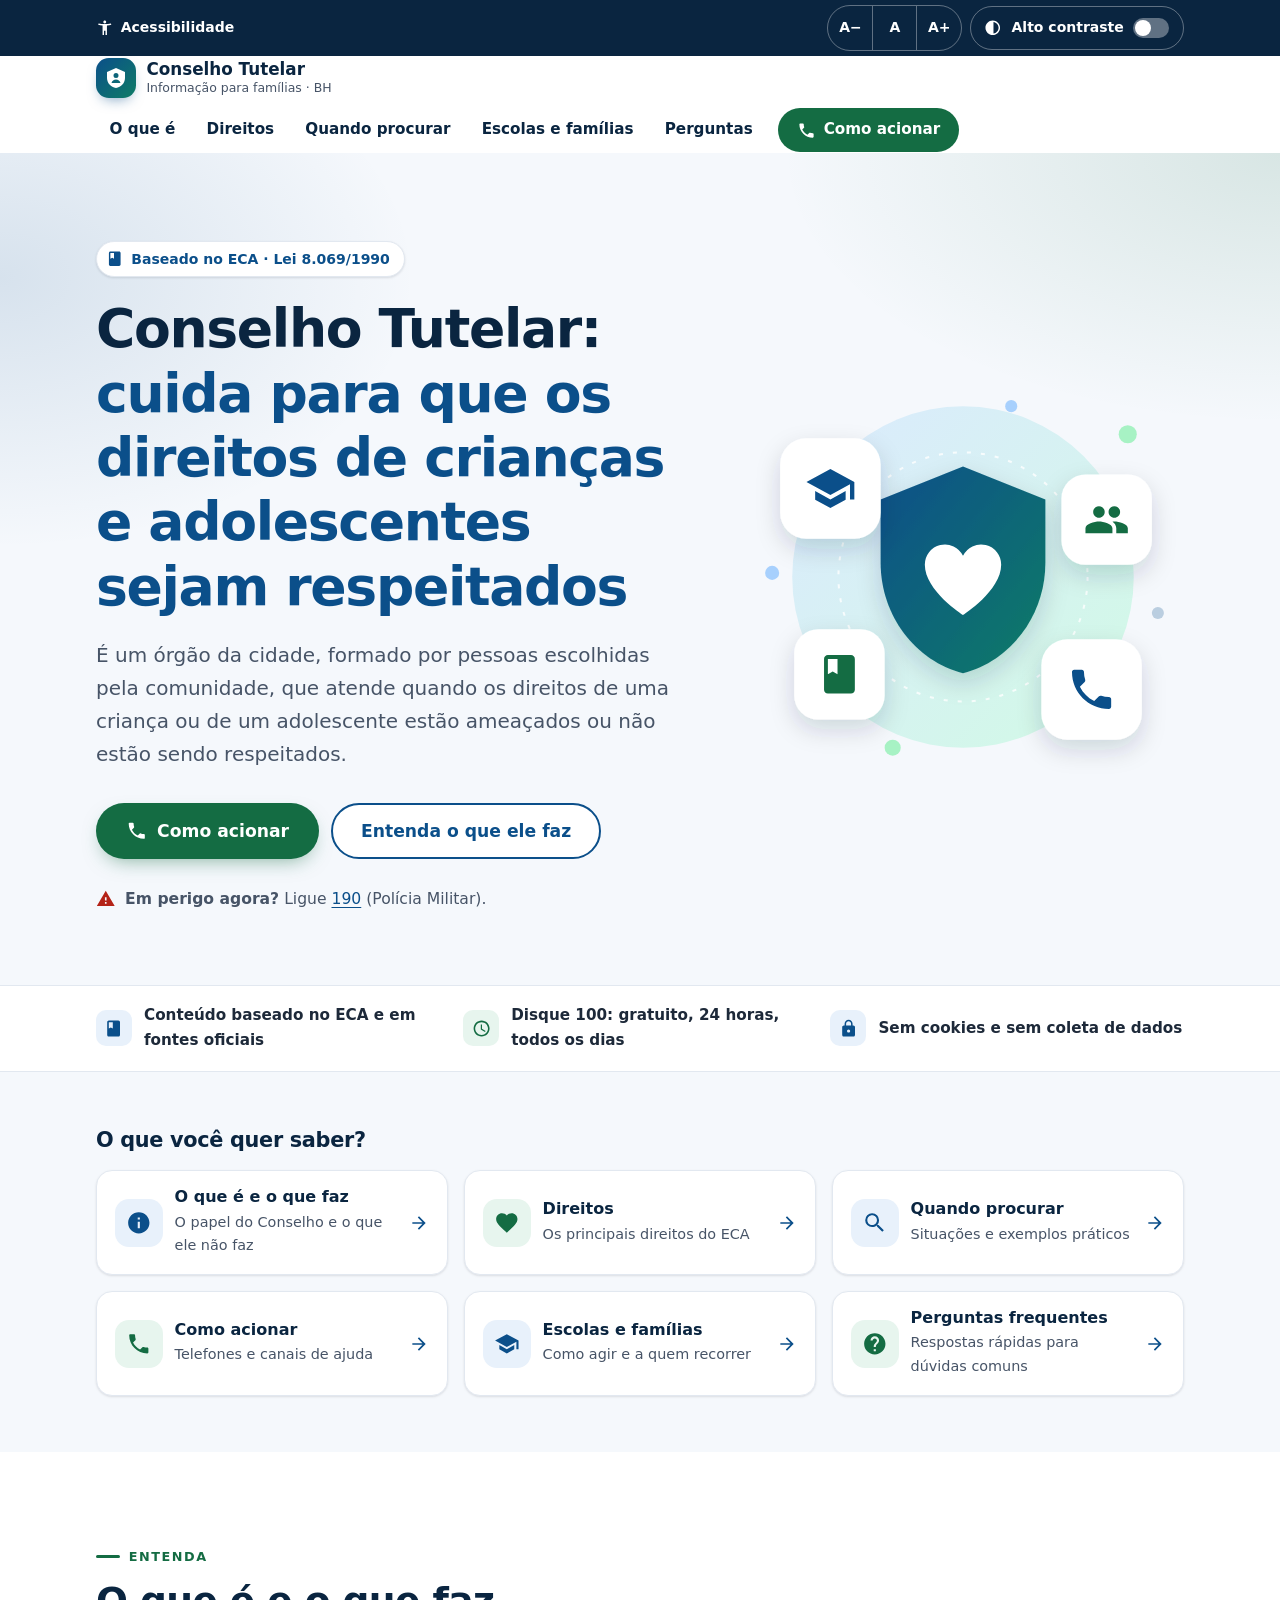
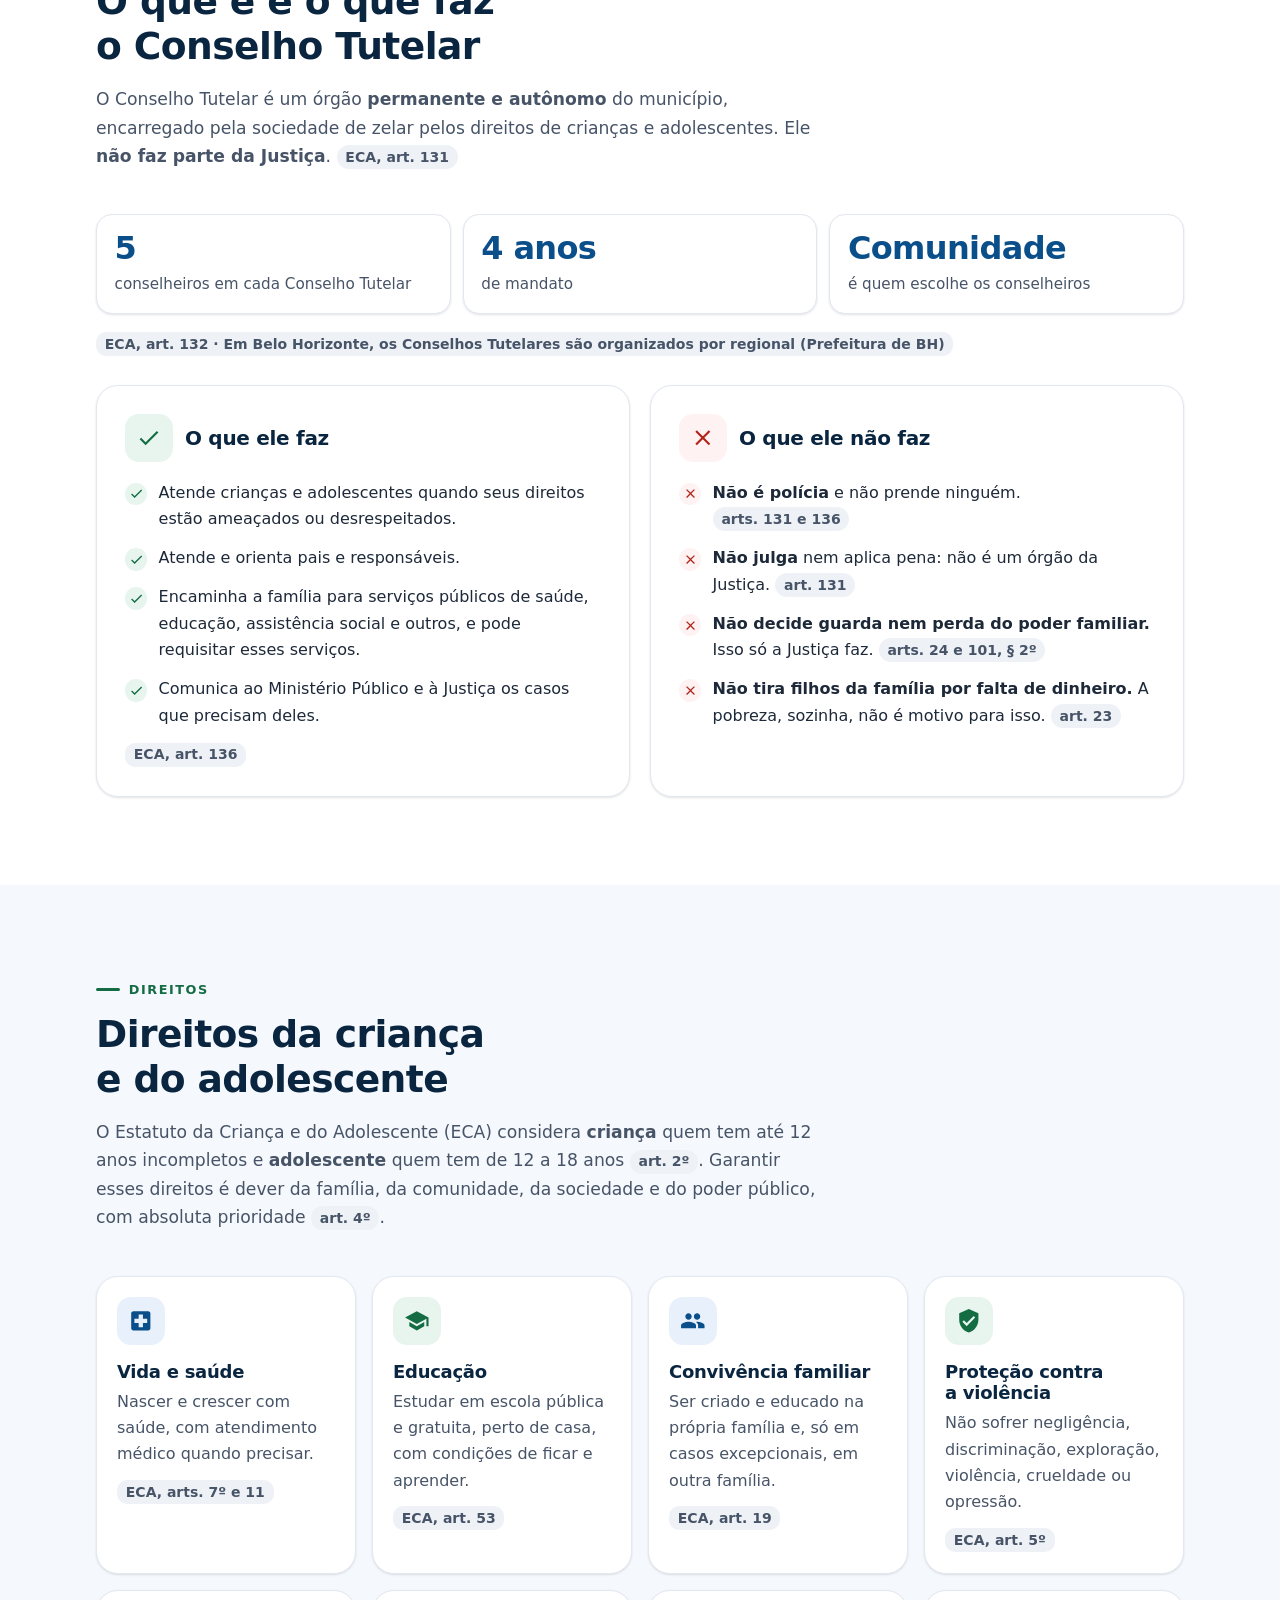
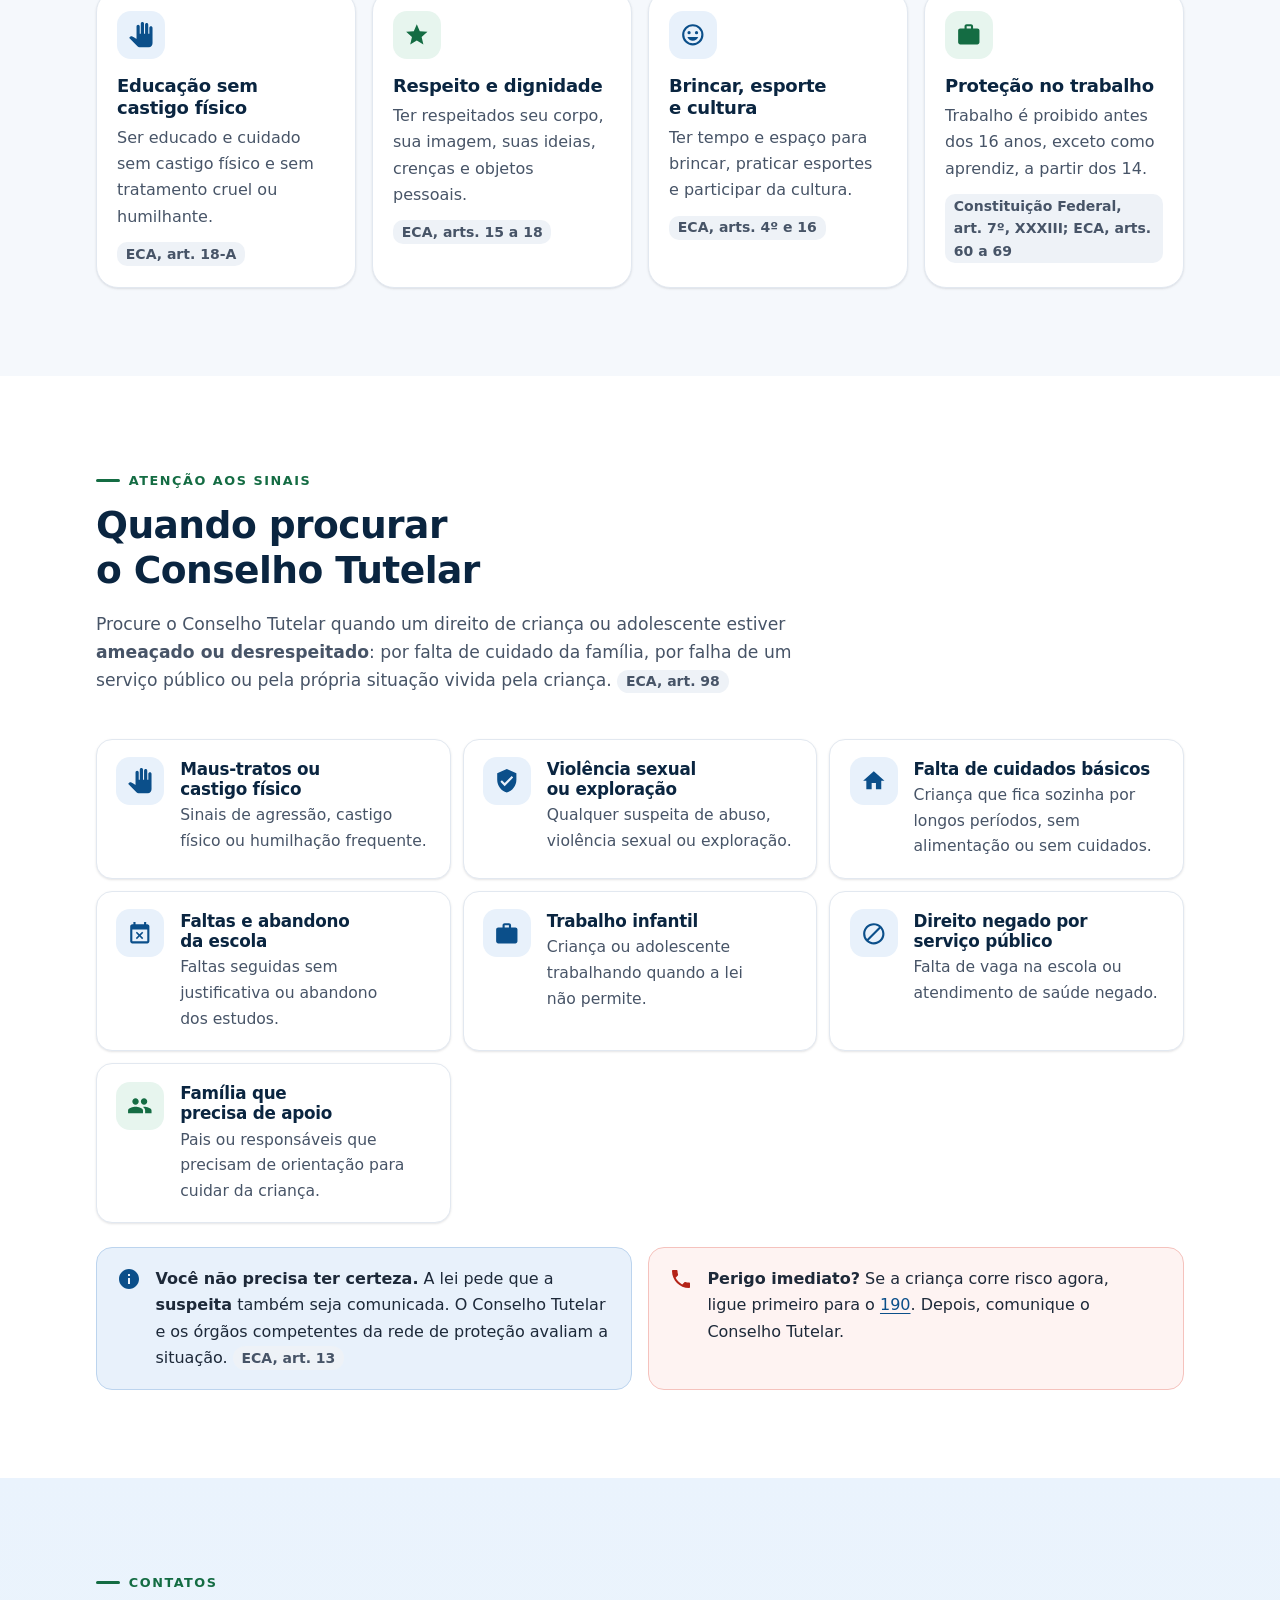
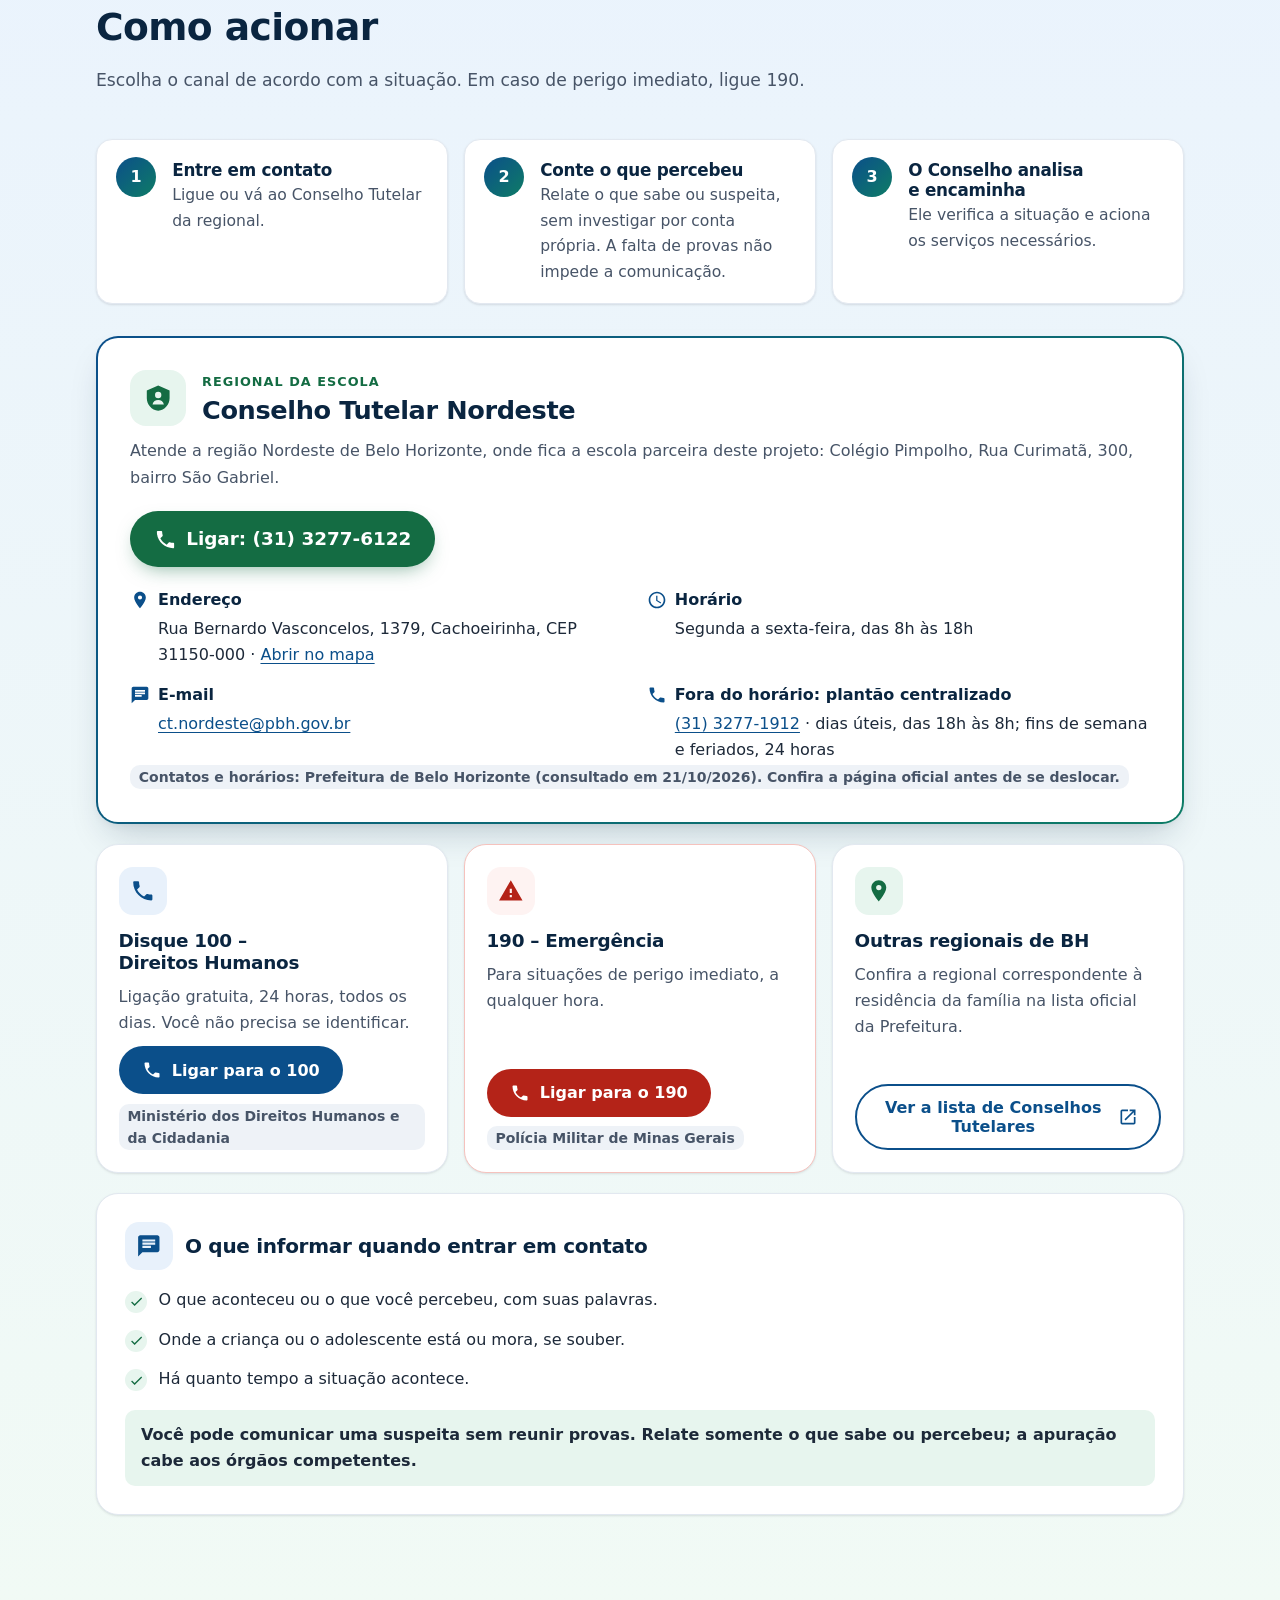
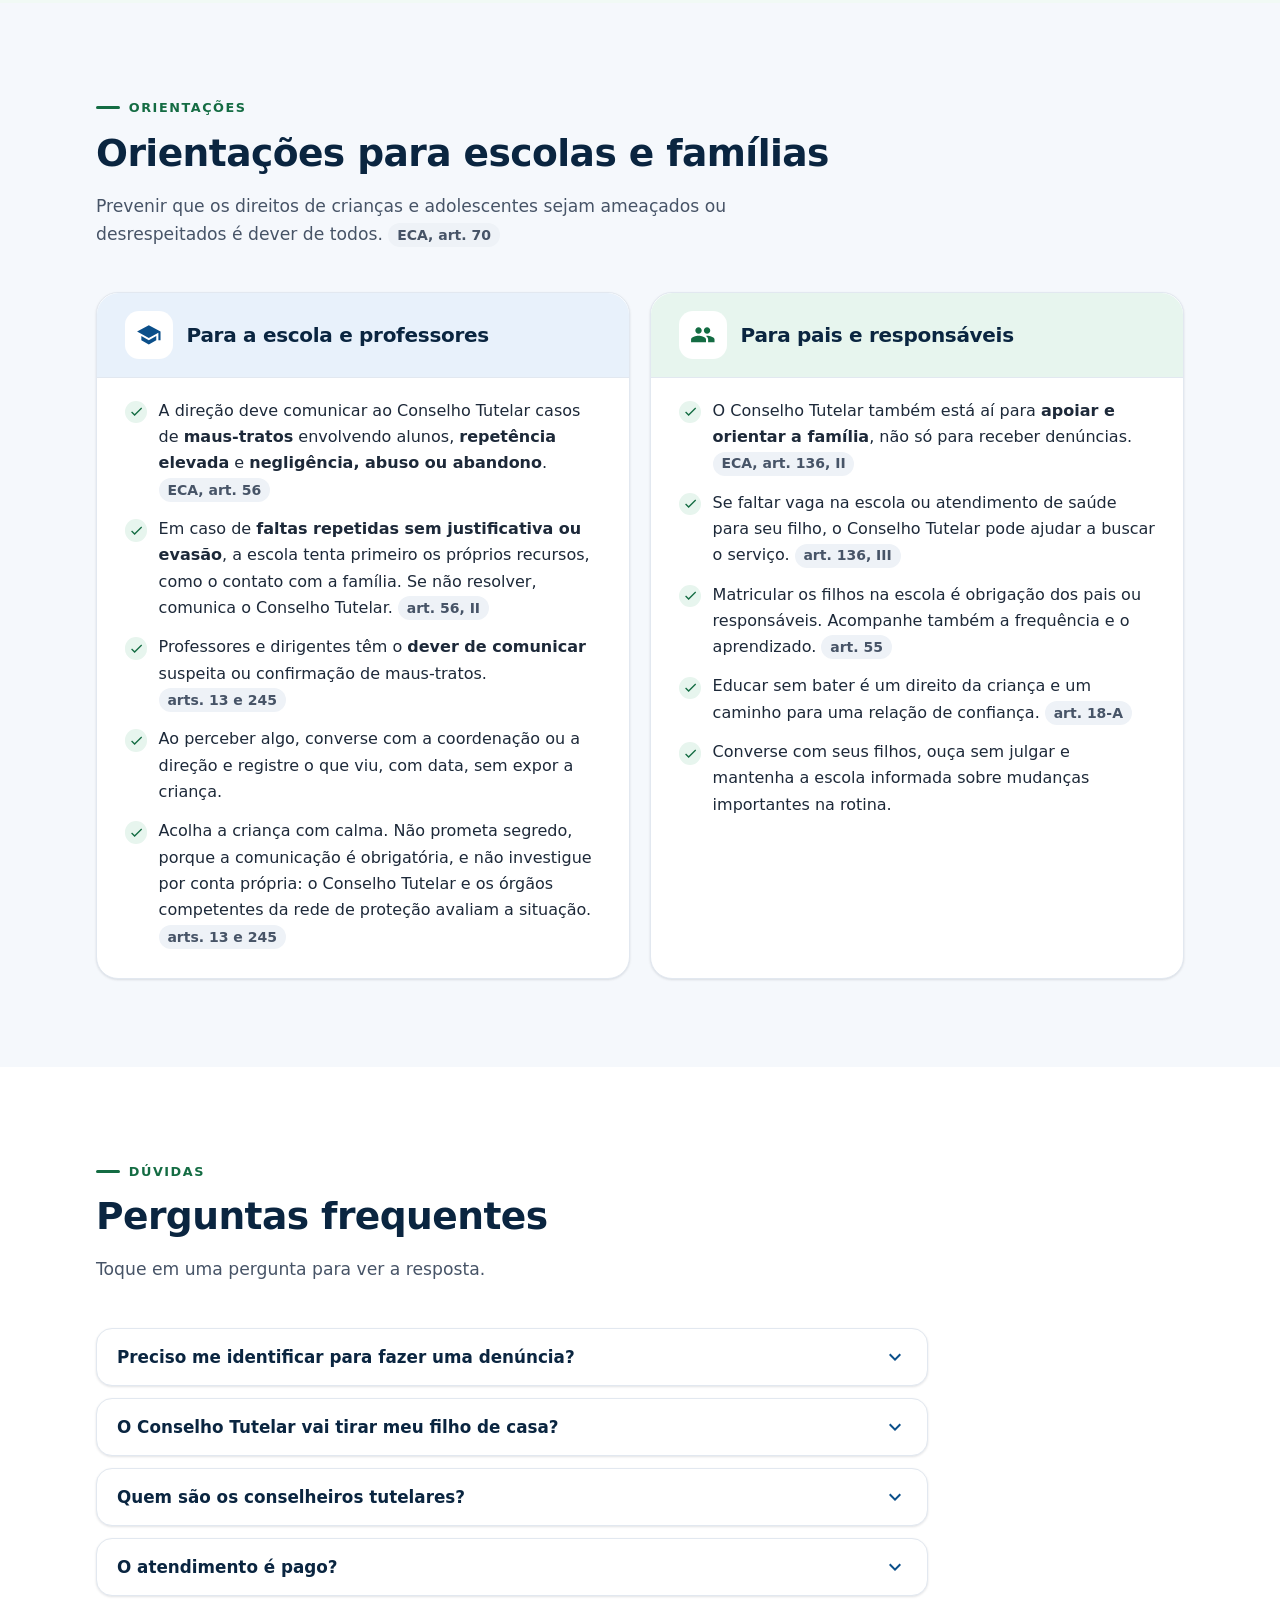
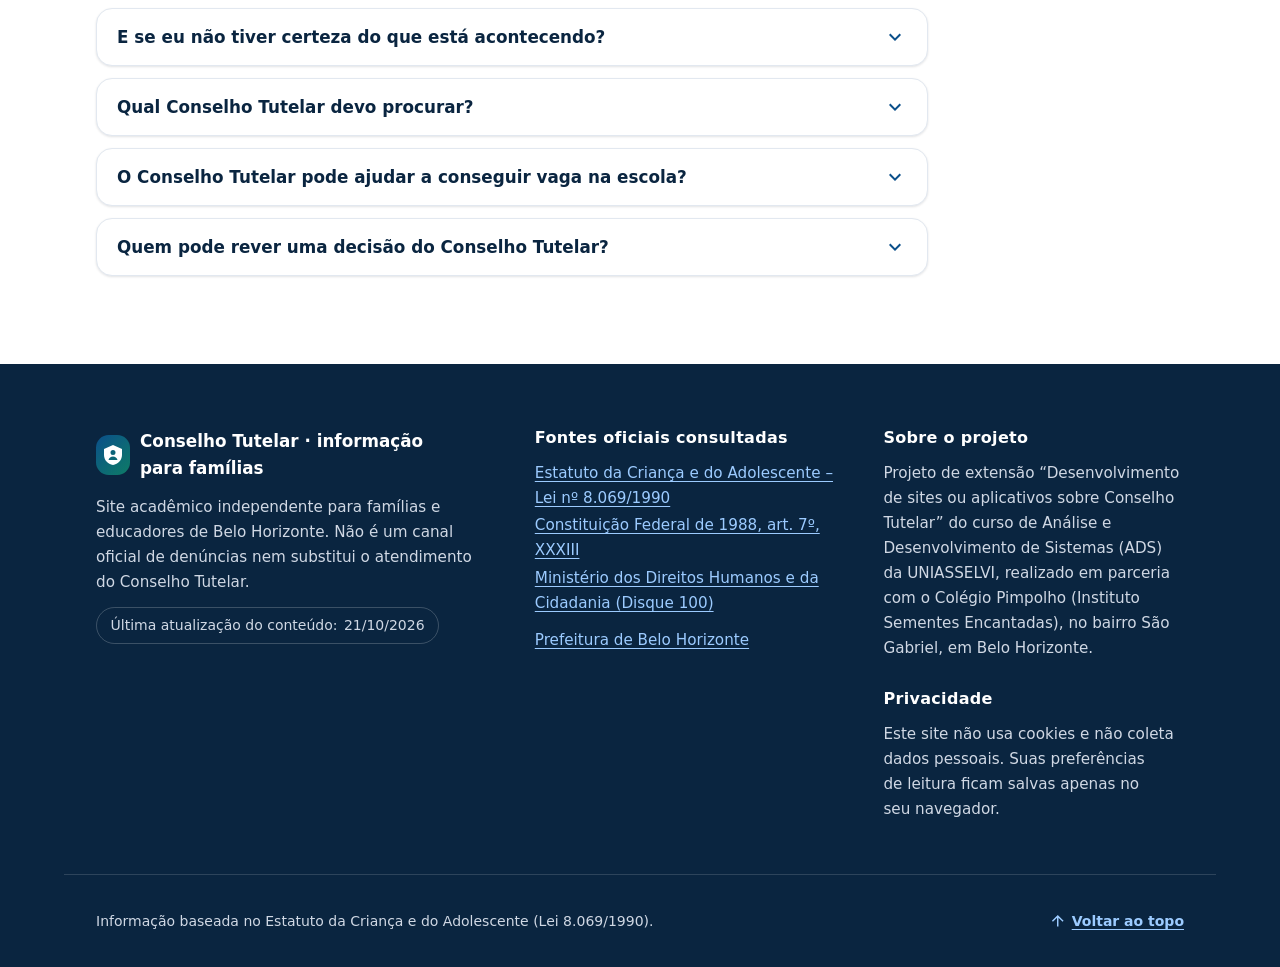
<file: index.html>
<!doctype html>
<html lang="pt-BR">
<head>
  <meta charset="utf-8">
  <meta name="viewport" content="width=device-width, initial-scale=1, viewport-fit=cover">
  <title>Conselho Tutelar: quando e como procurar | Belo Horizonte</title>
  <meta name="description" content="O que é o Conselho Tutelar, direitos da criança e do adolescente, quando procurar e como acionar em Belo Horizonte. Informação simples para famílias e professores.">
  <meta name="theme-color" content="#0b4f8a">
  <meta name="color-scheme" content="light">
  <meta property="og:type" content="website">
  <meta property="og:locale" content="pt_BR">
  <meta property="og:title" content="Conselho Tutelar: quando e como procurar">
  <meta property="og:description" content="O que é, quando procurar e como acionar o Conselho Tutelar em Belo Horizonte. Linguagem simples, para pais, responsáveis e professores.">
  <meta property="og:image" content="assets/og-imagem.png">
  <meta name="twitter:card" content="summary_large_image">
  <link rel="icon" href="assets/favicon.svg" type="image/svg+xml">
  <link rel="stylesheet" href="css/style.css">
  <script>
    document.documentElement.classList.add("js");
    try {
      if (localStorage.getItem("ct-contraste") === "alto") document.documentElement.setAttribute("data-contraste", "alto");
      var f = localStorage.getItem("ct-fonte");
      if (f) document.documentElement.style.fontSize = f + "%";
    } catch (e) {}
  </script>
</head>
<body>
  <svg class="sprite" xmlns="http://www.w3.org/2000/svg" aria-hidden="true" focusable="false">
    <symbol id="i-escudo" viewBox="0 0 24 24"><path d="M12 2 3 6v6c0 5 3.8 9.3 9 10 5.2-.7 9-5 9-10V6l-9-4Zm0 5a2.5 2.5 0 1 1 0 5 2.5 2.5 0 0 1 0-5Zm-4.5 10c.5-2.3 2.3-3.5 4.5-3.5s4 1.2 4.5 3.5h-9Z"/></symbol>
    <symbol id="i-info" viewBox="0 0 24 24"><path d="M12 2C6.48 2 2 6.48 2 12s4.48 10 10 10 10-4.48 10-10S17.52 2 12 2zm1 15h-2v-6h2v6zm0-8h-2V7h2v2z"/></symbol>
    <symbol id="i-coracao" viewBox="0 0 24 24"><path d="M12 21.35l-1.45-1.32C5.4 15.36 2 12.28 2 8.5 2 5.42 4.42 3 7.5 3c1.74 0 3.41.81 4.5 2.09C13.09 3.81 14.76 3 16.5 3 19.58 3 22 5.42 22 8.5c0 3.78-3.4 6.86-8.55 11.54L12 21.35z"/></symbol>
    <symbol id="i-lupa" viewBox="0 0 24 24"><path d="M15.5 14h-.79l-.28-.27A6.47 6.47 0 0 0 16 9.5 6.5 6.5 0 1 0 9.5 16c1.61 0 3.09-.59 4.23-1.57l.27.28v.79l5 4.99L20.49 19l-4.99-5zm-6 0C7.01 14 5 11.99 5 9.5S7.01 5 9.5 5 14 7.01 14 9.5 11.99 14 9.5 14z"/></symbol>
    <symbol id="i-telefone" viewBox="0 0 24 24"><path d="M6.62 10.79c1.44 2.83 3.76 5.14 6.59 6.59l2.2-2.2c.27-.27.67-.36 1.02-.24 1.12.37 2.33.57 3.57.57.55 0 1 .45 1 1V20c0 .55-.45 1-1 1-9.39 0-17-7.61-17-17 0-.55.45-1 1-1h3.5c.55 0 1 .45 1 1 0 1.25.2 2.45.57 3.57.11.35.03.74-.25 1.02l-2.2 2.2z"/></symbol>
    <symbol id="i-escola" viewBox="0 0 24 24"><path d="M5 13.18v4L12 21l7-3.82v-4L12 17l-7-3.82zM12 3 1 9l11 6 9-4.91V17h2V9L12 3z"/></symbol>
    <symbol id="i-ajuda" viewBox="0 0 24 24"><path d="M12 2C6.48 2 2 6.48 2 12s4.48 10 10 10 10-4.48 10-10S17.52 2 12 2zm1 17h-2v-2h2v2zm2.07-7.75-.9.92C13.45 12.9 13 13.5 13 15h-2v-.5c0-1.1.45-2.1 1.17-2.83l1.24-1.26c.37-.36.59-.86.59-1.41 0-1.1-.9-2-2-2s-2 .9-2 2H8c0-2.21 1.79-4 4-4s4 1.79 4 4c0 .88-.36 1.68-.93 2.25z"/></symbol>
    <symbol id="i-check" viewBox="0 0 24 24"><path d="M9 16.17 4.83 12l-1.42 1.41L9 19 21 7l-1.41-1.41z"/></symbol>
    <symbol id="i-x" viewBox="0 0 24 24"><path d="M19 6.41 17.59 5 12 10.59 6.41 5 5 6.41 10.59 12 5 17.59 6.41 19 12 13.41 17.59 19 19 17.59 13.41 12z"/></symbol>
    <symbol id="i-casa" viewBox="0 0 24 24"><path d="M10 20v-6h4v6h5v-8h3L12 3 2 12h3v8z"/></symbol>
    <symbol id="i-menu" viewBox="0 0 24 24"><path d="M3 18h18v-2H3v2zm0-5h18v-2H3v2zm0-7v2h18V6H3z"/></symbol>
    <symbol id="i-chevron" viewBox="0 0 24 24"><path d="M16.59 8.59 12 13.17 7.41 8.59 6 10l6 6 6-6z"/></symbol>
    <symbol id="i-seta" viewBox="0 0 24 24"><path d="m12 4-1.41 1.41L16.17 11H4v2h12.17l-5.58 5.59L12 20l8-8z"/></symbol>
    <symbol id="i-saude" viewBox="0 0 24 24"><path d="M19 3H5c-1.1 0-1.99.9-1.99 2L3 19c0 1.1.9 2 2 2h14c1.1 0 2-.9 2-2V5c0-1.1-.9-2-2-2zm-1 11h-4v4h-4v-4H6v-4h4V6h4v4h4v4z"/></symbol>
    <symbol id="i-livro" viewBox="0 0 24 24"><path d="M18 2H6c-1.1 0-2 .9-2 2v16c0 1.1.9 2 2 2h12c1.1 0 2-.9 2-2V4c0-1.1-.9-2-2-2zM6 4h5v8l-2.5-1.5L6 12V4z"/></symbol>
    <symbol id="i-pessoas" viewBox="0 0 24 24"><path d="M16 11c1.66 0 2.99-1.34 2.99-3S17.66 5 16 5c-1.66 0-3 1.34-3 3s1.34 3 3 3zm-8 0c1.66 0 2.99-1.34 2.99-3S9.66 5 8 5C6.34 5 5 6.34 5 8s1.34 3 3 3zm0 2c-2.33 0-7 1.17-7 3.5V19h14v-2.5c0-2.33-4.67-3.5-7-3.5zm8 0c-.29 0-.62.02-.97.05 1.16.84 1.97 1.97 1.97 3.45V19h6v-2.5c0-2.33-4.67-3.5-7-3.5z"/></symbol>
    <symbol id="i-protecao" viewBox="0 0 24 24"><path d="M12 1 3 5v6c0 5.55 3.84 10.74 9 12 5.16-1.26 9-6.45 9-12V5l-9-4zm-2 16-4-4 1.41-1.41L10 14.17l6.59-6.59L18 9l-8 8z"/></symbol>
    <symbol id="i-mao" viewBox="0 0 24 24"><path d="M23 5.5V20c0 2.2-1.8 4-4 4h-7.3c-1.08 0-2.1-.43-2.85-1.19L1 14.83s1.26-1.23 1.3-1.25c.22-.19.49-.29.79-.29.22 0 .42.06.6.16.04.01 4.31 2.46 4.31 2.46V4c0-.83.67-1.5 1.5-1.5S11 3.17 11 4v7h1V1.5c0-.83.67-1.5 1.5-1.5S15 .67 15 1.5V11h1V2.5c0-.83.67-1.5 1.5-1.5s1.5.67 1.5 1.5V11h1V5.5c0-.83.67-1.5 1.5-1.5s1.5.67 1.5 1.5z"/></symbol>
    <symbol id="i-estrela" viewBox="0 0 24 24"><path d="M12 17.27 18.18 21l-1.64-7.03L22 9.24l-7.19-.61L12 2 9.19 8.63 2 9.24l5.46 4.73L5.82 21z"/></symbol>
    <symbol id="i-sorriso" viewBox="0 0 24 24"><path d="M12 2a10 10 0 1 0 0 20 10 10 0 0 0 0-20Zm0 18a8 8 0 1 1 0-16 8 8 0 0 1 0 16Z"/><circle cx="8.5" cy="10" r="1.5"/><circle cx="15.5" cy="10" r="1.5"/><path d="M12 17.5c2.3 0 4.3-1.4 5.1-3.5H6.9c.8 2.1 2.8 3.5 5.1 3.5Z"/></symbol>
    <symbol id="i-trabalho" viewBox="0 0 24 24"><path d="M20 6h-4V4c0-1.11-.89-2-2-2h-4c-1.11 0-2 .89-2 2v2H4c-1.11 0-1.99.89-1.99 2L2 19c0 1.11.89 2 2 2h16c1.11 0 2-.89 2-2V8c0-1.11-.89-2-2-2zm-6 0h-4V4h4v2z"/></symbol>
    <symbol id="i-calendario" viewBox="0 0 24 24"><path d="m9.31 17 2.44-2.44L14.19 17l1.06-1.06-2.44-2.44 2.44-2.44L14.19 10l-2.44 2.44L9.31 10l-1.06 1.06 2.44 2.44-2.44 2.44L9.31 17zM19 3h-1V1h-2v2H8V1H6v2H5c-1.11 0-1.99.9-1.99 2L3 19c0 1.1.89 2 2 2h14c1.1 0 2-.9 2-2V5c0-1.1-.9-2-2-2zm0 16H5V8h14v11z"/></symbol>
    <symbol id="i-bloqueio" viewBox="0 0 24 24"><path d="M12 2C6.48 2 2 6.48 2 12s4.48 10 10 10 10-4.48 10-10S17.52 2 12 2zM4 12c0-4.42 3.58-8 8-8 1.85 0 3.55.63 4.9 1.69L5.69 16.9A7.902 7.902 0 0 1 4 12zm8 8c-1.85 0-3.55-.63-4.9-1.69L18.31 7.1A7.902 7.902 0 0 1 20 12c0 4.42-3.58 8-8 8z"/></symbol>
    <symbol id="i-alerta" viewBox="0 0 24 24"><path d="M1 21h22L12 2 1 21zm12-3h-2v-2h2v2zm0-4h-2v-4h2v4z"/></symbol>
    <symbol id="i-local" viewBox="0 0 24 24"><path d="M12 2C8.13 2 5 5.13 5 9c0 5.25 7 13 7 13s7-7.75 7-13c0-3.87-3.13-7-7-7zm0 9.5a2.5 2.5 0 0 1 0-5 2.5 2.5 0 0 1 0 5z"/></symbol>
    <symbol id="i-relogio" viewBox="0 0 24 24"><path d="M11.99 2C6.47 2 2 6.48 2 12s4.47 10 9.99 10C17.52 22 22 17.52 22 12S17.52 2 11.99 2zM12 20c-4.42 0-8-3.58-8-8s3.58-8 8-8 8 3.58 8 8-3.58 8-8 8zm.5-13H11v6l5.25 3.15.75-1.23-4.5-2.67z"/></symbol>
    <symbol id="i-externo" viewBox="0 0 24 24"><path d="M19 19H5V5h7V3H5a2 2 0 0 0-2 2v14a2 2 0 0 0 2 2h14c1.1 0 2-.9 2-2v-7h-2v7zM14 3v2h3.59l-9.83 9.83 1.41 1.41L19 6.41V10h2V3h-7z"/></symbol>
    <symbol id="i-acessibilidade" viewBox="0 0 24 24"><path d="M20.5 6c-2.61.7-5.67 1-8.5 1s-5.89-.3-8.5-1L3 8c1.86.5 4 .83 6 1v13h2v-6h2v6h2V9c2-.17 4.14-.5 6-1l-.5-2zM12 6c1.1 0 2-.9 2-2s-.9-2-2-2-2 .9-2 2 .9 2 2 2z"/></symbol>
    <symbol id="i-contraste" viewBox="0 0 24 24"><path d="M12 22c5.52 0 10-4.48 10-10S17.52 2 12 2 2 6.48 2 12s4.48 10 10 10zm1-17.93c3.94.49 7 3.86 7 7.93s-3.06 7.44-7 7.93V4.07z"/></symbol>
    <symbol id="i-cadeado" viewBox="0 0 24 24"><path d="M18 8h-1V6c0-2.76-2.24-5-5-5S7 3.24 7 6v2H6c-1.1 0-2 .9-2 2v10c0 1.1.9 2 2 2h12c1.1 0 2-.9 2-2V10c0-1.1-.9-2-2-2zm-6 9c-1.1 0-2-.9-2-2s.9-2 2-2 2 .9 2 2-.9 2-2 2zm3.1-9H8.9V6c0-1.71 1.39-3.1 3.1-3.1 1.71 0 3.1 1.39 3.1 3.1v2z"/></symbol>
    <symbol id="i-conversa" viewBox="0 0 24 24"><path d="M20 2H4c-1.1 0-1.99.9-1.99 2L2 22l4-4h14c1.1 0 2-.9 2-2V4c0-1.1-.9-2-2-2zM6 9h12v2H6V9zm8 5H6v-2h8v2zm4-6H6V6h12v2z"/></symbol>
  </svg>

  <a class="pular" href="#conteudo">Pular para o conteúdo</a>

  <div class="barra-a11y">
    <div class="container barra-a11y__linha">
      <p class="barra-a11y__titulo">
        <svg class="icone" aria-hidden="true" focusable="false"><use href="#i-acessibilidade"/></svg>
        Acessibilidade
      </p>
      <div class="barra-a11y__controles">
        <div class="grupo-fonte" role="group" aria-label="Tamanho do texto">
          <button type="button" data-fonte="-1">A−<span class="visualmente-oculto"> diminuir texto</span></button>
          <button type="button" data-fonte="0">A<span class="visualmente-oculto"> tamanho normal do texto</span></button>
          <button type="button" data-fonte="1">A+<span class="visualmente-oculto"> aumentar texto</span></button>
        </div>
        <button type="button" class="interruptor" id="botao-contraste" role="switch" aria-checked="false">
          <svg class="icone" aria-hidden="true" focusable="false"><use href="#i-contraste"/></svg>
          <span>Alto contraste</span>
          <span class="interruptor__trilho" aria-hidden="true"></span>
        </button>
      </div>
    </div>
  </div>

  <header class="cabecalho" id="cabecalho">
    <div class="container cabecalho__linha">
      <a class="marca" href="#inicio">
        <span class="marca__selo" aria-hidden="true"><svg class="icone" focusable="false"><use href="#i-escudo"/></svg></span>
        <span>Conselho Tutelar<small>Informação para famílias · BH</small></span>
      </a>
      <button type="button" class="botao-menu" aria-expanded="false" aria-controls="menu-principal">
        <svg class="icone" aria-hidden="true" focusable="false"><use href="#i-menu"/></svg>
        <span>Menu</span>
      </button>
      <nav id="menu-principal" class="nav" aria-label="Menu principal">
        <ul class="nav__lista">
          <li><a href="#o-que-e">O que é</a></li>
          <li><a href="#direitos">Direitos</a></li>
          <li><a href="#quando-procurar">Quando procurar</a></li>
          <li><a href="#escolas-familias">Escolas e famílias</a></li>
          <li><a href="#perguntas">Perguntas</a></li>
          <li><a class="nav__cta" href="#como-acionar"><svg class="icone" aria-hidden="true" focusable="false"><use href="#i-telefone"/></svg>Como acionar</a></li>
        </ul>
      </nav>
    </div>
  </header>

  <main id="conteudo" tabindex="-1">

    <section id="inicio" class="hero" aria-labelledby="titulo-inicio">
      <div class="container hero__grade">
        <div>
          <p class="selo">
            <svg class="icone" aria-hidden="true" focusable="false"><use href="#i-livro"/></svg>
            Baseado no ECA · Lei 8.069/1990
          </p>
          <h1 id="titulo-inicio">Conselho Tutelar: <span>cuida para que os direitos de crianças e adolescentes sejam respeitados</span></h1>
          <p class="hero__lead">É um órgão da cidade, formado por pessoas escolhidas pela comunidade, que atende quando os direitos de uma criança ou de um adolescente estão ameaçados ou não estão sendo respeitados.</p>
          <div class="hero__acoes">
            <a class="botao botao--primario botao--grande" id="cta-hero" href="#como-acionar">
              <svg class="icone" aria-hidden="true" focusable="false"><use href="#i-telefone"/></svg>
              Como acionar
            </a>
            <a class="botao botao--contorno botao--grande" href="#o-que-e">Entenda o que ele faz</a>
          </div>
          <p class="hero__emergencia">
            <svg class="icone" aria-hidden="true" focusable="false"><use href="#i-alerta"/></svg>
            <span><strong>Em perigo agora?</strong> Ligue <a href="tel:190">190</a> (Polícia Militar).</span>
          </p>
        </div>

        <div class="hero__arte">
          <svg class="ilustracao" viewBox="0 0 440 400" aria-hidden="true" focusable="false">
            <defs>
              <linearGradient id="ilu-fundo" x1="0" y1="0" x2="1" y2="1">
                <stop offset="0" stop-color="#dbeafe"/>
                <stop offset="1" stop-color="#d1fae5"/>
              </linearGradient>
              <linearGradient id="ilu-escudo" x1="0" y1="0" x2="1" y2="1">
                <stop offset="0" stop-color="#0b4f8a"/>
                <stop offset="1" stop-color="#0e7c66"/>
              </linearGradient>
              <filter id="ilu-sombra" x="-30%" y="-30%" width="160%" height="170%">
                <feDropShadow dx="0" dy="10" stdDeviation="12" flood-color="#0a2540" flood-opacity=".16"/>
              </filter>
            </defs>
            <circle cx="220" cy="200" r="170" fill="url(#ilu-fundo)"/>
            <circle cx="220" cy="200" r="124" fill="none" stroke="#ffffff" stroke-opacity=".8" stroke-width="2" stroke-dasharray="4 10"/>
            <circle cx="384" cy="58" r="9" fill="#86efac" opacity=".7"/>
            <circle cx="30" cy="196" r="7" fill="#93c5fd" opacity=".8"/>
            <circle cx="414" cy="236" r="6" fill="#0b4f8a" opacity=".25"/>
            <circle cx="150" cy="370" r="8" fill="#86efac" opacity=".7"/>
            <circle cx="268" cy="30" r="6" fill="#93c5fd" opacity=".8"/>
            <g filter="url(#ilu-sombra)">
              <path d="M220 90 302 123v63c0 53-35 98-82 110-47-12-82-57-82-110v-63l82-33Z" fill="url(#ilu-escudo)"/>
            </g>
            <path d="M220 238s-38-24-38-50a20 20 0 0 1 38-9 20 20 0 0 1 38 9c0 26-38 50-38 50Z" fill="#ffffff"/>
            <g filter="url(#ilu-sombra)">
              <rect x="38" y="62" width="100" height="100" rx="26" fill="#ffffff"/>
              <rect x="318" y="98" width="90" height="90" rx="24" fill="#ffffff"/>
              <rect x="298" y="262" width="100" height="100" rx="26" fill="#ffffff"/>
              <rect x="52" y="252" width="90" height="90" rx="24" fill="#ffffff"/>
            </g>
            <use href="#i-escola" x="62" y="86" width="52" height="52" fill="#0b4f8a"/>
            <use href="#i-pessoas" x="340" y="120" width="46" height="46" fill="#146c43"/>
            <use href="#i-telefone" x="322" y="286" width="52" height="52" fill="#0b4f8a"/>
            <use href="#i-livro" x="74" y="274" width="46" height="46" fill="#146c43"/>
          </svg>
        </div>
      </div>
    </section>

    <div class="faixa-confianca">
      <ul class="container faixa-confianca__lista">
        <li><span class="chip chip--pequeno" aria-hidden="true"><svg class="icone" focusable="false"><use href="#i-livro"/></svg></span>Conteúdo baseado no ECA e em fontes oficiais</li>
        <li><span class="chip chip--pequeno chip--verde" aria-hidden="true"><svg class="icone" focusable="false"><use href="#i-relogio"/></svg></span>Disque 100: gratuito, 24 horas, todos os dias</li>
        <li><span class="chip chip--pequeno" aria-hidden="true"><svg class="icone" focusable="false"><use href="#i-cadeado"/></svg></span>Sem cookies e sem coleta de dados</li>
      </ul>
    </div>

    <section class="secao secao--compacta secao--suave" aria-labelledby="titulo-atalhos">
      <div class="container">
        <h2 id="titulo-atalhos" class="titulo-pequeno">O que você quer saber?</h2>
        <ul class="atalhos grade-revelar">
          <li><a class="atalho" href="#o-que-e"><span class="chip" aria-hidden="true"><svg class="icone" focusable="false"><use href="#i-info"/></svg></span><span class="atalho__texto"><strong>O que é e o que faz</strong><span class="atalho__descricao">O papel do Conselho e o que ele não faz</span></span><svg class="icone atalho__seta" aria-hidden="true" focusable="false"><use href="#i-seta"/></svg></a></li>
          <li><a class="atalho" href="#direitos"><span class="chip chip--verde" aria-hidden="true"><svg class="icone" focusable="false"><use href="#i-coracao"/></svg></span><span class="atalho__texto"><strong>Direitos</strong><span class="atalho__descricao">Os principais direitos do ECA</span></span><svg class="icone atalho__seta" aria-hidden="true" focusable="false"><use href="#i-seta"/></svg></a></li>
          <li><a class="atalho" href="#quando-procurar"><span class="chip" aria-hidden="true"><svg class="icone" focusable="false"><use href="#i-lupa"/></svg></span><span class="atalho__texto"><strong>Quando procurar</strong><span class="atalho__descricao">Situações e exemplos práticos</span></span><svg class="icone atalho__seta" aria-hidden="true" focusable="false"><use href="#i-seta"/></svg></a></li>
          <li><a class="atalho" href="#como-acionar"><span class="chip chip--verde" aria-hidden="true"><svg class="icone" focusable="false"><use href="#i-telefone"/></svg></span><span class="atalho__texto"><strong>Como acionar</strong><span class="atalho__descricao">Telefones e canais de ajuda</span></span><svg class="icone atalho__seta" aria-hidden="true" focusable="false"><use href="#i-seta"/></svg></a></li>
          <li><a class="atalho" href="#escolas-familias"><span class="chip" aria-hidden="true"><svg class="icone" focusable="false"><use href="#i-escola"/></svg></span><span class="atalho__texto"><strong>Escolas e famílias</strong><span class="atalho__descricao">Como agir e a quem recorrer</span></span><svg class="icone atalho__seta" aria-hidden="true" focusable="false"><use href="#i-seta"/></svg></a></li>
          <li><a class="atalho" href="#perguntas"><span class="chip chip--verde" aria-hidden="true"><svg class="icone" focusable="false"><use href="#i-ajuda"/></svg></span><span class="atalho__texto"><strong>Perguntas frequentes</strong><span class="atalho__descricao">Respostas rápidas para dúvidas comuns</span></span><svg class="icone atalho__seta" aria-hidden="true" focusable="false"><use href="#i-seta"/></svg></a></li>
        </ul>
      </div>
    </section>

    <section id="o-que-e" class="secao" aria-labelledby="titulo-o-que-e">
      <div class="container">
        <div class="secao__cabecalho">
          <p class="rotulo" aria-hidden="true">Entenda</p>
          <h2 id="titulo-o-que-e">O que é e o que faz o Conselho Tutelar</h2>
          <p class="secao__intro">O Conselho Tutelar é um órgão <strong>permanente e autônomo</strong> do município, encarregado pela sociedade de zelar pelos direitos de crianças e adolescentes. Ele <strong>não faz parte da Justiça</strong>. <span class="fonte">ECA, art. 131</span></p>
        </div>

        <ul class="fatos">
          <li><strong>5</strong><span>conselheiros em cada Conselho Tutelar</span></li>
          <li><strong>4 anos</strong><span>de mandato</span></li>
          <li><strong>Comunidade</strong><span>é quem escolhe os conselheiros</span></li>
        </ul>
        <p class="fonte">ECA, art. 132 · Em Belo Horizonte, os Conselhos Tutelares são organizados por regional (Prefeitura de BH)</p>

        <div class="duas-colunas">
          <div class="cartao cartao--faz">
            <h3><span class="chip chip--verde" aria-hidden="true"><svg class="icone" focusable="false"><use href="#i-check"/></svg></span>O que ele faz</h3>
            <ul class="lista-check">
              <li>Atende crianças e adolescentes quando seus direitos estão ameaçados ou desrespeitados.</li>
              <li>Atende e orienta pais e responsáveis.</li>
              <li>Encaminha a família para serviços públicos de saúde, educação, assistência social e outros, e pode requisitar esses serviços.</li>
              <li>Comunica ao Ministério Público e à Justiça os casos que precisam deles.</li>
            </ul>
            <p class="fonte">ECA, art. 136</p>
          </div>
          <div class="cartao cartao--nao-faz">
            <h3><span class="chip chip--alerta" aria-hidden="true"><svg class="icone" focusable="false"><use href="#i-x"/></svg></span>O que ele não faz</h3>
            <ul class="lista-x">
              <li><strong>Não é polícia</strong> e não prende ninguém. <span class="fonte">arts. 131 e 136</span></li>
              <li><strong>Não julga</strong> nem aplica pena: não é um órgão da Justiça. <span class="fonte">art. 131</span></li>
              <li><strong>Não decide guarda nem perda do poder familiar.</strong> Isso só a Justiça faz. <span class="fonte">arts. 24 e 101, § 2º</span></li>
              <li><strong>Não tira filhos da família por falta de dinheiro.</strong> A pobreza, sozinha, não é motivo para isso. <span class="fonte">art. 23</span></li>
            </ul>
          </div>
        </div>
      </div>
    </section>

    <section id="direitos" class="secao secao--suave" aria-labelledby="titulo-direitos">
      <div class="container">
        <div class="secao__cabecalho">
          <p class="rotulo" aria-hidden="true">Direitos</p>
          <h2 id="titulo-direitos">Direitos da criança e do adolescente</h2>
          <p class="secao__intro">O Estatuto da Criança e do Adolescente (ECA) considera <strong>criança</strong> quem tem até 12 anos incompletos e <strong>adolescente</strong> quem tem de 12 a 18 anos <span class="fonte">art. 2º</span>. Garantir esses direitos é dever da família, da comunidade, da sociedade e do poder público, com absoluta prioridade <span class="fonte">art. 4º</span>.</p>
        </div>
        <ul class="cards grade-revelar">
          <li class="card-direito"><span class="chip" aria-hidden="true"><svg class="icone" focusable="false"><use href="#i-saude"/></svg></span><h3>Vida e saúde</h3><p>Nascer e crescer com saúde, com atendimento médico quando precisar.</p><p class="fonte">ECA, arts. 7º e 11</p></li>
          <li class="card-direito"><span class="chip chip--verde" aria-hidden="true"><svg class="icone" focusable="false"><use href="#i-escola"/></svg></span><h3>Educação</h3><p>Estudar em escola pública e gratuita, perto de casa, com condições de ficar e aprender.</p><p class="fonte">ECA, art. 53</p></li>
          <li class="card-direito"><span class="chip" aria-hidden="true"><svg class="icone" focusable="false"><use href="#i-pessoas"/></svg></span><h3>Convivência familiar</h3><p>Ser criado e educado na própria família e, só em casos excepcionais, em outra família.</p><p class="fonte">ECA, art. 19</p></li>
          <li class="card-direito"><span class="chip chip--verde" aria-hidden="true"><svg class="icone" focusable="false"><use href="#i-protecao"/></svg></span><h3>Proteção contra a violência</h3><p>Não sofrer negligência, discriminação, exploração, violência, crueldade ou opressão.</p><p class="fonte">ECA, art. 5º</p></li>
          <li class="card-direito"><span class="chip" aria-hidden="true"><svg class="icone" focusable="false"><use href="#i-mao"/></svg></span><h3>Educação sem castigo físico</h3><p>Ser educado e cuidado sem castigo físico e sem tratamento cruel ou humilhante.</p><p class="fonte">ECA, art. 18-A</p></li>
          <li class="card-direito"><span class="chip chip--verde" aria-hidden="true"><svg class="icone" focusable="false"><use href="#i-estrela"/></svg></span><h3>Respeito e dignidade</h3><p>Ter respeitados seu corpo, sua imagem, suas ideias, crenças e objetos pessoais.</p><p class="fonte">ECA, arts. 15 a 18</p></li>
          <li class="card-direito"><span class="chip" aria-hidden="true"><svg class="icone" focusable="false"><use href="#i-sorriso"/></svg></span><h3>Brincar, esporte e cultura</h3><p>Ter tempo e espaço para brincar, praticar esportes e participar da cultura.</p><p class="fonte">ECA, arts. 4º e 16</p></li>
          <li class="card-direito"><span class="chip chip--verde" aria-hidden="true"><svg class="icone" focusable="false"><use href="#i-trabalho"/></svg></span><h3>Proteção no trabalho</h3><p>Trabalho é proibido antes dos 16 anos, exceto como aprendiz, a partir dos 14.</p><p class="fonte">Constituição Federal, art. 7º, XXXIII; ECA, arts. 60 a 69</p></li>
        </ul>
      </div>
    </section>

    <section id="quando-procurar" class="secao" aria-labelledby="titulo-quando">
      <div class="container">
        <div class="secao__cabecalho">
          <p class="rotulo" aria-hidden="true">Atenção aos sinais</p>
          <h2 id="titulo-quando">Quando procurar o Conselho Tutelar</h2>
          <p class="secao__intro">Procure o Conselho Tutelar quando um direito de criança ou adolescente estiver <strong>ameaçado ou desrespeitado</strong>: por falta de cuidado da família, por falha de um serviço público ou pela própria situação vivida pela criança. <span class="fonte">ECA, art. 98</span></p>
        </div>
        <ul class="situacoes grade-revelar">
          <li class="situacao"><span class="chip" aria-hidden="true"><svg class="icone" focusable="false"><use href="#i-mao"/></svg></span><div><h3>Maus-tratos ou castigo físico</h3><p>Sinais de agressão, castigo físico ou humilhação frequente.</p></div></li>
          <li class="situacao"><span class="chip" aria-hidden="true"><svg class="icone" focusable="false"><use href="#i-protecao"/></svg></span><div><h3>Violência sexual ou exploração</h3><p>Qualquer suspeita de abuso, violência sexual ou exploração.</p></div></li>
          <li class="situacao"><span class="chip" aria-hidden="true"><svg class="icone" focusable="false"><use href="#i-casa"/></svg></span><div><h3>Falta de cuidados básicos</h3><p>Criança que fica sozinha por longos períodos, sem alimentação ou sem cuidados.</p></div></li>
          <li class="situacao"><span class="chip" aria-hidden="true"><svg class="icone" focusable="false"><use href="#i-calendario"/></svg></span><div><h3>Faltas e abandono da escola</h3><p>Faltas seguidas sem justificativa ou abandono dos estudos.</p></div></li>
          <li class="situacao"><span class="chip" aria-hidden="true"><svg class="icone" focusable="false"><use href="#i-trabalho"/></svg></span><div><h3>Trabalho infantil</h3><p>Criança ou adolescente trabalhando quando a lei não permite.</p></div></li>
          <li class="situacao"><span class="chip" aria-hidden="true"><svg class="icone" focusable="false"><use href="#i-bloqueio"/></svg></span><div><h3>Direito negado por serviço público</h3><p>Falta de vaga na escola ou atendimento de saúde negado.</p></div></li>
          <li class="situacao"><span class="chip chip--verde" aria-hidden="true"><svg class="icone" focusable="false"><use href="#i-pessoas"/></svg></span><div><h3>Família que precisa de apoio</h3><p>Pais ou responsáveis que precisam de orientação para cuidar da criança.</p></div></li>
        </ul>
        <div class="avisos">
          <div class="aviso aviso--info">
            <svg class="icone" aria-hidden="true" focusable="false"><use href="#i-info"/></svg>
            <p><strong>Você não precisa ter certeza.</strong> A lei pede que a <strong>suspeita</strong> também seja comunicada. O Conselho Tutelar e os órgãos competentes da rede de proteção avaliam a situação. <span class="fonte">ECA, art. 13</span></p>
          </div>
          <div class="aviso aviso--alerta">
            <svg class="icone" aria-hidden="true" focusable="false"><use href="#i-telefone"/></svg>
            <p><strong>Perigo imediato?</strong> Se a criança corre risco agora, ligue primeiro para o <a href="tel:190">190</a>. Depois, comunique o Conselho Tutelar.</p>
          </div>
        </div>
      </div>
    </section>

    <section id="como-acionar" class="secao secao--acionar" aria-labelledby="titulo-acionar">
      <div class="container">
        <div class="secao__cabecalho">
          <p class="rotulo" aria-hidden="true">Contatos</p>
          <h2 id="titulo-acionar">Como acionar</h2>
          <p class="secao__intro">Escolha o canal de acordo com a situação. Em caso de perigo imediato, ligue 190.</p>
        </div>

        <ol class="passos grade-revelar">
          <li><span class="passos__numero" aria-hidden="true">1</span><div><h3>Entre em contato</h3><p>Ligue ou vá ao Conselho Tutelar da regional.</p></div></li>
          <li><span class="passos__numero" aria-hidden="true">2</span><div><h3>Conte o que percebeu</h3><p>Relate o que sabe ou suspeita, sem investigar por conta própria. A falta de provas não impede a comunicação.</p></div></li>
          <li><span class="passos__numero" aria-hidden="true">3</span><div><h3>O Conselho analisa e encaminha</h3><p>Ele verifica a situação e aciona os serviços necessários.</p></div></li>
        </ol>

        <div class="contato-destaque">
          <div class="contato-destaque__topo">
            <span class="chip chip--verde chip--grande" aria-hidden="true"><svg class="icone" focusable="false"><use href="#i-escudo"/></svg></span>
            <div>
              <p class="contato-destaque__rotulo">Regional da escola</p>
              <h3>Conselho Tutelar Nordeste</h3>
            </div>
          </div>
          <p>Atende a região Nordeste de Belo Horizonte, onde fica a escola parceira deste projeto: Colégio Pimpolho, Rua Curimatã, 300, bairro São Gabriel.</p>
          <div class="contato-destaque__telefones">
            <a class="botao botao--primario botao--telefone" href="tel:+553132776122"><svg class="icone" aria-hidden="true" focusable="false"><use href="#i-telefone"/></svg>Ligar: (31) 3277-6122</a>
          </div>
          <dl class="detalhes">
            <div><dt><svg class="icone" aria-hidden="true" focusable="false"><use href="#i-local"/></svg>Endereço</dt><dd>Rua Bernardo Vasconcelos, 1379, Cachoeirinha, CEP 31150-000 · <a href="https://www.google.com/maps/search/?api=1&amp;query=Rua%20Bernardo%20Vasconcelos%2C%201379%2C%20Cachoeirinha%2C%20Belo%20Horizonte%20-%20MG">Abrir no mapa</a></dd></div>
            <div><dt><svg class="icone" aria-hidden="true" focusable="false"><use href="#i-relogio"/></svg>Horário</dt><dd>Segunda a sexta-feira, das 8h às 18h</dd></div>
            <div><dt><svg class="icone" aria-hidden="true" focusable="false"><use href="#i-conversa"/></svg>E-mail</dt><dd><a href="mailto:ct.nordeste@pbh.gov.br">ct.nordeste@pbh.gov.br</a></dd></div>
            <div><dt><svg class="icone" aria-hidden="true" focusable="false"><use href="#i-telefone"/></svg>Fora do horário: plantão centralizado</dt><dd><a href="tel:+553132771912">(31) 3277-1912</a> · dias úteis, das 18h às 8h; fins de semana e feriados, 24 horas</dd></div>
          </dl>
          <p class="fonte">Contatos e horários: Prefeitura de Belo Horizonte (consultado em 21/10/2026). Confira a página oficial antes de se deslocar.</p>
        </div>

        <ul class="contatos grade-revelar">
          <li class="contato">
            <span class="chip" aria-hidden="true"><svg class="icone" focusable="false"><use href="#i-telefone"/></svg></span>
            <h3>Disque 100 – Direitos Humanos</h3>
            <p>Ligação gratuita, 24 horas, todos os dias. Você não precisa se identificar.</p>
            <a class="botao botao--azul" href="tel:100"><svg class="icone" aria-hidden="true" focusable="false"><use href="#i-telefone"/></svg>Ligar para o 100</a>
            <p class="fonte">Ministério dos Direitos Humanos e da Cidadania</p>
          </li>
          <li class="contato contato--alerta">
            <span class="chip chip--alerta" aria-hidden="true"><svg class="icone" focusable="false"><use href="#i-alerta"/></svg></span>
            <h3>190 – Emergência</h3>
            <p>Para situações de perigo imediato, a qualquer hora.</p>
            <a class="botao botao--alerta" href="tel:190"><svg class="icone" aria-hidden="true" focusable="false"><use href="#i-telefone"/></svg>Ligar para o 190</a>
            <p class="fonte">Polícia Militar de Minas Gerais</p>
          </li>
          <li class="contato">
            <span class="chip chip--verde" aria-hidden="true"><svg class="icone" focusable="false"><use href="#i-local"/></svg></span>
            <h3>Outras regionais de BH</h3>
            <p>Confira a regional correspondente à residência da família na lista oficial da Prefeitura.</p>
            <span class="contato__acao" data-config-link="linkConselhosBH" data-classe="botao botao--contorno">Ver a lista de Conselhos Tutelares</span>
          </li>
        </ul>

        <div class="cartao">
          <h3><span class="chip" aria-hidden="true"><svg class="icone" focusable="false"><use href="#i-conversa"/></svg></span>O que informar quando entrar em contato</h3>
          <ul class="lista-check">
            <li>O que aconteceu ou o que você percebeu, com suas palavras.</li>
            <li>Onde a criança ou o adolescente está ou mora, se souber.</li>
            <li>Há quanto tempo a situação acontece.</li>
          </ul>
          <p class="destaque-suave">Você pode comunicar uma suspeita sem reunir provas. Relate somente o que sabe ou percebeu; a apuração cabe aos órgãos competentes.</p>
        </div>
      </div>
    </section>

    <section id="escolas-familias" class="secao secao--suave" aria-labelledby="titulo-escolas">
      <div class="container">
        <div class="secao__cabecalho">
          <p class="rotulo" aria-hidden="true">Orientações</p>
          <h2 id="titulo-escolas">Orientações para escolas e famílias</h2>
          <p class="secao__intro">Prevenir que os direitos de crianças e adolescentes sejam ameaçados ou desrespeitados é dever de todos. <span class="fonte">ECA, art. 70</span></p>
        </div>
        <div class="duas-colunas">
          <div class="cartao">
            <div class="cartao__topo cartao__topo--azul">
              <span class="chip" aria-hidden="true"><svg class="icone" focusable="false"><use href="#i-escola"/></svg></span>
              <h3>Para a escola e professores</h3>
            </div>
            <ul class="lista-check">
              <li>A direção deve comunicar ao Conselho Tutelar casos de <strong>maus-tratos</strong> envolvendo alunos, <strong>repetência elevada</strong> e <strong>negligência, abuso ou abandono</strong>. <span class="fonte">ECA, art. 56</span></li>
              <li>Em caso de <strong>faltas repetidas sem justificativa ou evasão</strong>, a escola tenta primeiro os próprios recursos, como o contato com a família. Se não resolver, comunica o Conselho Tutelar. <span class="fonte">art. 56, II</span></li>
              <li>Professores e dirigentes têm o <strong>dever de comunicar</strong> suspeita ou confirmação de maus-tratos. <span class="fonte">arts. 13 e 245</span></li>
              <li>Ao perceber algo, converse com a coordenação ou a direção e registre o que viu, com data, sem expor a criança.</li>
              <li>Acolha a criança com calma. Não prometa segredo, porque a comunicação é obrigatória, e não investigue por conta própria: o Conselho Tutelar e os órgãos competentes da rede de proteção avaliam a situação. <span class="fonte">arts. 13 e 245</span></li>
            </ul>
          </div>
          <div class="cartao">
            <div class="cartao__topo cartao__topo--verde">
              <span class="chip chip--verde" aria-hidden="true"><svg class="icone" focusable="false"><use href="#i-pessoas"/></svg></span>
              <h3>Para pais e responsáveis</h3>
            </div>
            <ul class="lista-check">
              <li>O Conselho Tutelar também está aí para <strong>apoiar e orientar a família</strong>, não só para receber denúncias. <span class="fonte">ECA, art. 136, II</span></li>
              <li>Se faltar vaga na escola ou atendimento de saúde para seu filho, o Conselho Tutelar pode ajudar a buscar o serviço. <span class="fonte">art. 136, III</span></li>
              <li>Matricular os filhos na escola é obrigação dos pais ou responsáveis. Acompanhe também a frequência e o aprendizado. <span class="fonte">art. 55</span></li>
              <li>Educar sem bater é um direito da criança e um caminho para uma relação de confiança. <span class="fonte">art. 18-A</span></li>
              <li>Converse com seus filhos, ouça sem julgar e mantenha a escola informada sobre mudanças importantes na rotina.</li>
            </ul>
          </div>
        </div>
      </div>
    </section>

    <section id="perguntas" class="secao" aria-labelledby="titulo-perguntas">
      <div class="container">
        <div class="secao__cabecalho">
          <p class="rotulo" aria-hidden="true">Dúvidas</p>
          <h2 id="titulo-perguntas">Perguntas frequentes</h2>
          <p class="secao__intro">Toque em uma pergunta para ver a resposta.</p>
        </div>
        <div class="sanfona">
          <div class="sanfona__item">
            <h3><button type="button" class="sanfona__botao" id="p1" aria-expanded="false" aria-controls="r1"><span>Preciso me identificar para fazer uma denúncia?</span><svg class="icone sanfona__icone" aria-hidden="true" focusable="false"><use href="#i-chevron"/></svg></button></h3>
            <div class="sanfona__painel" id="r1"><p>No Disque 100 você pode denunciar sem se identificar. Ao procurar o Conselho Tutelar, pergunte como funciona o sigilo. Não envie dados de crianças ou denúncias pelo GitHub deste projeto. <span class="fonte">Ministério dos Direitos Humanos e da Cidadania</span></p></div>
          </div>
          <div class="sanfona__item">
            <h3><button type="button" class="sanfona__botao" id="p2" aria-expanded="false" aria-controls="r2"><span>O Conselho Tutelar vai tirar meu filho de casa?</span><svg class="icone sanfona__icone" aria-hidden="true" focusable="false"><use href="#i-chevron"/></svg></button></h3>
            <div class="sanfona__painel" id="r2"><p>O objetivo é proteger a criança e apoiar a família. Afastar uma criança da família é uma medida excepcional, e a decisão cabe à Justiça. A falta de dinheiro, sozinha, não é motivo para isso. <span class="fonte">ECA, arts. 23 e 101, §§ 1º e 2º</span></p></div>
          </div>
          <div class="sanfona__item">
            <h3><button type="button" class="sanfona__botao" id="p3" aria-expanded="false" aria-controls="r3"><span>Quem são os conselheiros tutelares?</span><svg class="icone sanfona__icone" aria-hidden="true" focusable="false"><use href="#i-chevron"/></svg></button></h3>
            <div class="sanfona__painel" id="r3"><p>São 5 pessoas da comunidade em cada Conselho Tutelar, escolhidas pela população local para um mandato de 4 anos. <span class="fonte">ECA, art. 132</span></p></div>
          </div>
          <div class="sanfona__item">
            <h3><button type="button" class="sanfona__botao" id="p4" aria-expanded="false" aria-controls="r4"><span>O atendimento é pago?</span><svg class="icone sanfona__icone" aria-hidden="true" focusable="false"><use href="#i-chevron"/></svg></button></h3>
            <div class="sanfona__painel" id="r4"><p>Não. O Conselho Tutelar é um órgão público do município e o atendimento é gratuito. O Disque 100 também é gratuito. <span class="fonte">ECA, art. 132</span></p></div>
          </div>
          <div class="sanfona__item">
            <h3><button type="button" class="sanfona__botao" id="p5" aria-expanded="false" aria-controls="r5"><span>E se eu não tiver certeza do que está acontecendo?</span><svg class="icone sanfona__icone" aria-hidden="true" focusable="false"><use href="#i-chevron"/></svg></button></h3>
            <div class="sanfona__painel" id="r5"><p>A lei pede que casos de <strong>suspeita</strong> também sejam comunicados. Conte o que você percebeu; o Conselho Tutelar e os órgãos competentes da rede de proteção avaliam a situação. <span class="fonte">ECA, art. 13</span></p></div>
          </div>
          <div class="sanfona__item">
            <h3><button type="button" class="sanfona__botao" id="p6" aria-expanded="false" aria-controls="r6"><span>Qual Conselho Tutelar devo procurar?</span><svg class="icone sanfona__icone" aria-hidden="true" focusable="false"><use href="#i-chevron"/></svg></button></h3>
            <div class="sanfona__painel" id="r6"><p>Em geral, o da regional onde mora a família (os pais ou o responsável). Na dúvida, procure o da regional da escola ou consulte a lista da Prefeitura na seção <a href="#como-acionar">Como acionar</a>. <span class="fonte">ECA, arts. 138 e 147</span></p></div>
          </div>
          <div class="sanfona__item">
            <h3><button type="button" class="sanfona__botao" id="p7" aria-expanded="false" aria-controls="r7"><span>O Conselho Tutelar pode ajudar a conseguir vaga na escola?</span><svg class="icone sanfona__icone" aria-hidden="true" focusable="false"><use href="#i-chevron"/></svg></button></h3>
            <div class="sanfona__painel" id="r7"><p>Sim. Ele pode requisitar serviços públicos, como vaga em escola. Se a decisão dele não for cumprida, pode levar o caso à Justiça. <span class="fonte">ECA, arts. 53, V, e 136, III</span></p></div>
          </div>
          <div class="sanfona__item">
            <h3><button type="button" class="sanfona__botao" id="p8" aria-expanded="false" aria-controls="r8"><span>Quem pode rever uma decisão do Conselho Tutelar?</span><svg class="icone sanfona__icone" aria-hidden="true" focusable="false"><use href="#i-chevron"/></svg></button></h3>
            <div class="sanfona__painel" id="r8"><p>Somente a Justiça, a pedido de quem tenha interesse legítimo no caso. <span class="fonte">ECA, art. 137</span></p></div>
          </div>
        </div>
      </div>
    </section>
  </main>

  <footer class="rodape">
    <div class="container rodape__grade">
      <div>
        <p class="rodape__marca">
          <span class="marca__selo" aria-hidden="true"><svg class="icone" focusable="false"><use href="#i-escudo"/></svg></span>
          Conselho Tutelar · informação para famílias
        </p>
        <p>Site acadêmico independente para famílias e educadores de Belo Horizonte. Não é um canal oficial de denúncias nem substitui o atendimento do Conselho Tutelar.</p>
        <p class="rodape__atualizacao">Última atualização do conteúdo: <span data-config="ultimaAtualizacao"></span></p>
      </div>
      <div>
        <h2>Fontes oficiais consultadas</h2>
        <ul>
          <li><a href="https://www.planalto.gov.br/ccivil_03/leis/l8069.htm">Estatuto da Criança e do Adolescente – Lei nº 8.069/1990</a></li>
          <li><a href="https://www.planalto.gov.br/ccivil_03/constituicao/constituicao.htm">Constituição Federal de 1988, art. 7º, XXXIII</a></li>
          <li><a href="https://www.gov.br/pt-br/servicos/denunciar-violacao-de-direitos-humanos">Ministério dos Direitos Humanos e da Cidadania (Disque 100)</a></li>
          <li><a href="https://prefeitura.pbh.gov.br/direitos-humanos/conselho-tutelar">Prefeitura de Belo Horizonte</a></li>
        </ul>
      </div>
      <div>
        <h2>Sobre o projeto</h2>
        <p>Projeto de extensão “Desenvolvimento de sites ou aplicativos sobre Conselho Tutelar” do curso de Análise e Desenvolvimento de Sistemas (ADS) da UNIASSELVI, realizado em parceria com o Colégio Pimpolho (Instituto Sementes Encantadas), no bairro São Gabriel, em Belo Horizonte.</p>
        <h2>Privacidade</h2>
        <p>Este site não usa cookies e não coleta dados pessoais. Suas preferências de leitura ficam salvas apenas no seu navegador.</p>
      </div>
    </div>
    <div class="container rodape__base">
      <p>Informação baseada no Estatuto da Criança e do Adolescente (Lei 8.069/1990).</p>
      <a class="rodape__topo" href="#inicio"><svg class="icone" aria-hidden="true" focusable="false"><use href="#i-seta"/></svg>Voltar ao topo</a>
    </div>
  </footer>

  <a class="cta-fixo" id="cta-fixo" href="#como-acionar" hidden>
    <svg class="icone" aria-hidden="true" focusable="false"><use href="#i-telefone"/></svg>
    Como acionar o Conselho Tutelar
  </a>

  <script src="js/config.js"></script>
  <script src="js/main.js"></script>
</body>
</html>
</file>
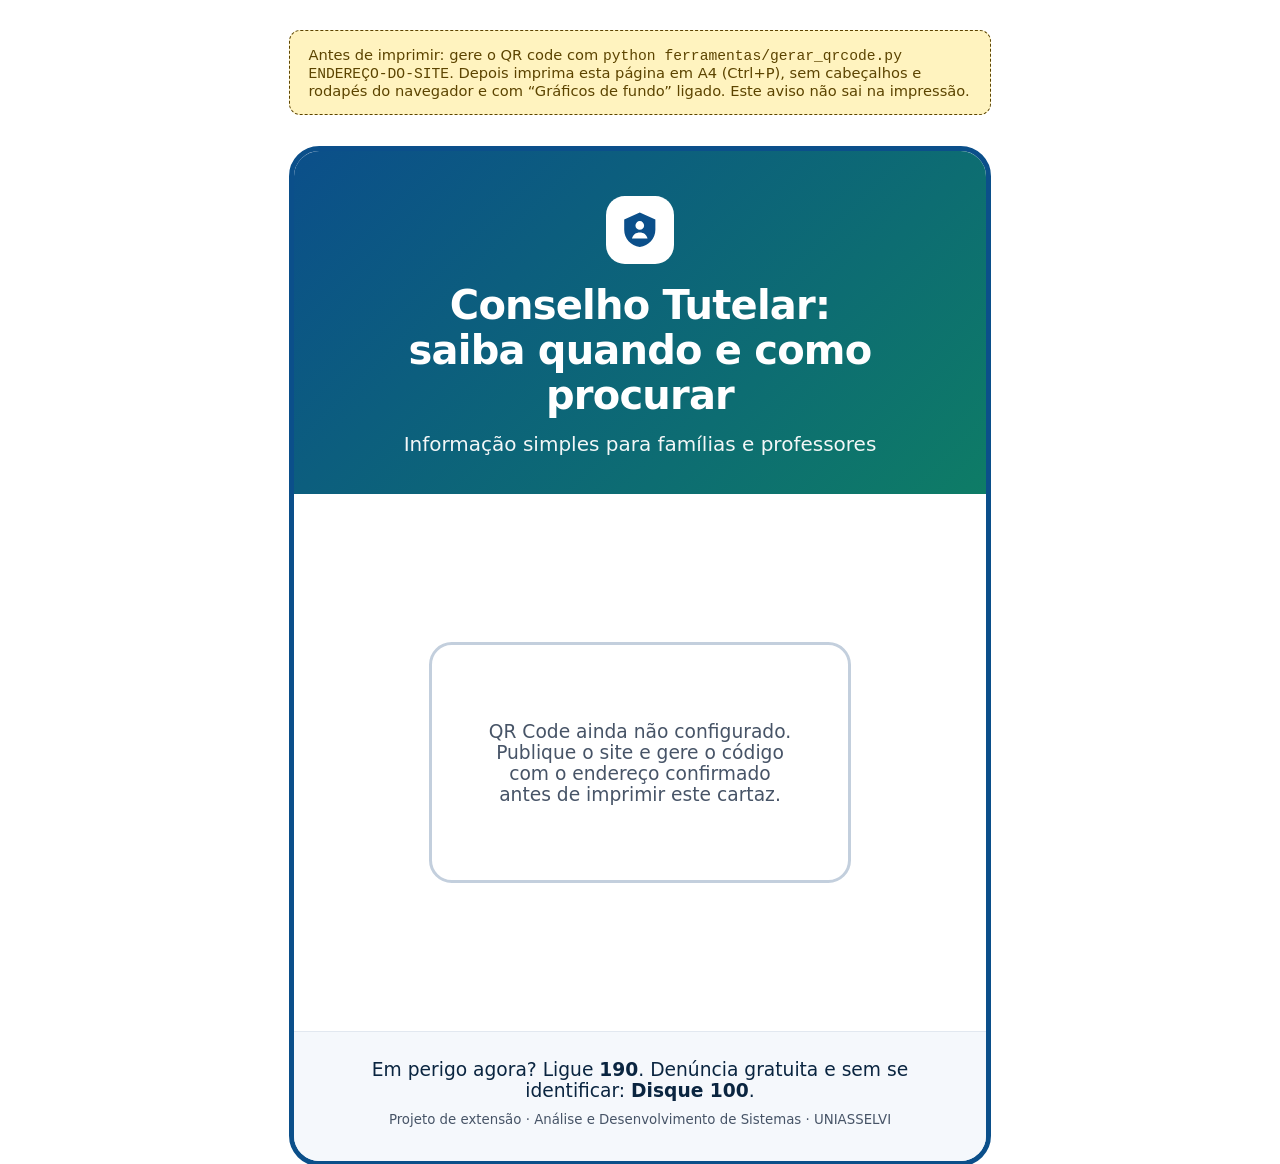
<file: cartaz.html>
<!doctype html>
<html lang="pt-BR">
<head>
  <meta charset="utf-8">
  <meta name="viewport" content="width=device-width, initial-scale=1">
  <title>Cartaz para impressão – Conselho Tutelar</title>
  <meta name="robots" content="noindex">
  <style>
    @page { size: A4 portrait; margin: 12mm; }
    * { box-sizing: border-box; }
    body { margin: 0; font-family: system-ui, "Segoe UI", Roboto, Arial, sans-serif; color: #0a2540; background: #ffffff; }
    .cartaz {
      width: 186mm; min-height: 270mm; margin: 0 auto; overflow: hidden;
      border: 1.5mm solid #0b4f8a; border-radius: 8mm;
      display: flex; flex-direction: column; text-align: center;
      -webkit-print-color-adjust: exact; print-color-adjust: exact;
    }
    .topo { padding: 12mm 12mm 10mm; background: linear-gradient(135deg, #0b4f8a 0%, #0e7c66 100%); color: #ffffff; }
    .selo { display: inline-flex; align-items: center; justify-content: center; width: 18mm; height: 18mm; margin-bottom: 5mm; border-radius: 5mm; background: #ffffff; color: #0b4f8a; }
    .selo svg { width: 11mm; height: 11mm; fill: currentColor; }
    h1 { margin: 0; font-size: 30pt; line-height: 1.12; letter-spacing: -0.02em; }
    .sub { margin: 4mm 0 0; font-size: 15pt; opacity: 0.95; }
    .meio { flex: 1; display: flex; flex-direction: column; align-items: center; justify-content: center; gap: 6mm; padding: 10mm 12mm; }
    .moldura { padding: 5mm; border: 0.8mm solid #c3cfdd; border-radius: 6mm; background: #ffffff; }
    .qr { display: block; width: 100mm; height: 100mm; image-rendering: pixelated; }
    .chamada { margin: 0; font-size: 26pt; font-weight: 800; color: #146c43; }
    .rodape { padding: 7mm 12mm 9mm; border-top: 0.4mm solid #e2e8f0; background: #f5f8fc; }
    .emergencia { margin: 0 0 3mm; font-size: 14pt; }
    .projeto { margin: 0; font-size: 10pt; color: #475467; }
    .instrucao { max-width: 186mm; margin: 8mm auto; padding: 4mm 5mm; border: 1px dashed #5c4400; border-radius: 3mm; background: #fff3bf; color: #5c4400; font-size: 11pt; }
    .qr-pendente { max-width: 100mm; padding: 10mm; color: #475467; font-size: 14pt; }
    .endereco-site { overflow-wrap: anywhere; font-size: 10pt; color: #475467; }
    [hidden] { display: none !important; }
    @media print { .instrucao { display: none; } }
  </style>
</head>
<body>
  <p class="instrucao">Antes de imprimir: gere o QR code com <code>python ferramentas/gerar_qrcode.py ENDEREÇO-DO-SITE</code>. Depois imprima esta página em A4 (Ctrl+P), sem cabeçalhos e rodapés do navegador e com “Gráficos de fundo” ligado. Este aviso não sai na impressão.</p>
  <main class="cartaz">
    <div class="topo">
      <span class="selo" aria-hidden="true"><svg viewBox="0 0 24 24"><path d="M12 2 3 6v6c0 5 3.8 9.3 9 10 5.2-.7 9-5 9-10V6l-9-4Zm0 5a2.5 2.5 0 1 1 0 5 2.5 2.5 0 0 1 0-5Zm-4.5 10c.5-2.3 2.3-3.5 4.5-3.5s4 1.2 4.5 3.5h-9Z"/></svg></span>
      <h1>Conselho Tutelar:<br>saiba quando e como procurar</h1>
      <p class="sub">Informação simples para famílias e professores</p>
    </div>
    <div class="meio">
      <div class="moldura">
        <img class="qr" id="qr-cartaz" alt="QR code que abre o site sobre o Conselho Tutelar" hidden>
        <p class="qr-pendente" id="qr-pendente">QR Code ainda não configurado. Publique o site e gere o código com o endereço confirmado antes de imprimir este cartaz.</p>
      </div>
      <p class="chamada" id="qr-chamada" hidden>Aponte a câmera do celular</p>
      <p class="endereco-site" id="endereco-site" hidden></p>
    </div>
    <div class="rodape">
      <p class="emergencia">Em perigo agora? Ligue <strong>190</strong>. Denúncia gratuita e sem se identificar: <strong>Disque 100</strong>.</p>
      <p class="projeto">Projeto de extensão · Análise e Desenvolvimento de Sistemas · UNIASSELVI</p>
    </div>
  </main>
<script src="assets/qrcode-config.js"></script>
  <script>
    (function () {
      if (!window.QRCODE_URL) return;
      var img = document.getElementById('qr-cartaz');
      img.onload = function () {
        img.hidden = false;
        document.getElementById('qr-pendente').hidden = true;
        document.getElementById('qr-chamada').hidden = false;
      };
      img.onerror = function () { img.hidden = true; };
      // A imagem só é criada depois de confirmar o endereço de publicação.
      img.src = 'assets/qrcode.png';
      var p = document.getElementById('endereco-site');
      p.textContent = window.QRCODE_URL;
      p.hidden = false;
    })();
  </script>
</body>
</html>
</file>
<file: css/style.css>
/* ==========================================================================
   Conselho Tutelar BH · estilos
   Mobile first · recursos de acessibilidade · sem frameworks ou dependências externas
   Conformidade integral com WCAG depende de auditoria específica.
   ========================================================================== */

:root {
  --cor-primaria: #0b4f8a;
  --cor-primaria-escura: #083d6b;
  --cor-primaria-clara: #e8f1fb;
  --cor-secundaria: #146c43;
  --cor-secundaria-escura: #0f5434;
  --cor-secundaria-clara: #e7f5ee;
  --cor-secundaria-viva: #4ade80;
  --cor-alerta: #b42318;
  --cor-alerta-escura: #912018;
  --cor-alerta-clara: #fef3f2;
  --cor-alerta-borda: #f5c2bd;
  --cor-titulo: #0a2540;
  --cor-texto: #1d2939;
  --cor-texto-suave: #475467;
  --cor-link: #0b4f8a;
  --cor-fundo: #ffffff;
  --cor-fundo-suave: #f5f8fc;
  --cor-borda: #e2e8f0;
  --cor-borda-forte: #c3cfdd;
  --cor-foco: #c2410c;
  --cor-foco-escuro: #fbbf24;
  --cor-barra: #0a2540;
  --cor-barra-texto: #ffffff;
  --cor-barra-borda: rgba(255, 255, 255, 0.35);
  --cor-rodape: #0a2540;
  --cor-sobre-cor: #ffffff;
  --cor-fonte-fundo: #eef2f7;
  --cor-marcador-fundo: #fff3bf;
  --cor-marcador-texto: #5c4400;
  --gradiente-marca: linear-gradient(135deg, #0b4f8a 0%, #0e7c66 100%);
  --fundo-hero:
    radial-gradient(48rem 26rem at 100% 0%, rgba(20, 108, 67, 0.13), transparent 65%),
    radial-gradient(40rem 26rem at 0% 15%, rgba(11, 79, 138, 0.13), transparent 65%),
    #f5f8fc;
  --fundo-acionar: linear-gradient(180deg, #eaf3fd 0%, #f1faf5 100%);
  --sombra-sm: 0 1px 2px rgba(16, 24, 40, 0.05), 0 1px 3px rgba(16, 24, 40, 0.07);
  --sombra-md: 0 6px 14px -4px rgba(16, 24, 40, 0.1), 0 2px 4px -2px rgba(16, 24, 40, 0.06);
  --sombra-lg: 0 18px 36px -12px rgba(10, 37, 64, 0.22), 0 4px 10px -4px rgba(10, 37, 64, 0.08);
  --sombra-botao: 0 8px 20px -8px rgba(20, 108, 67, 0.55);
  --raio-sm: 10px;
  --raio: 16px;
  --raio-lg: 22px;
  --raio-pill: 999px;
  --transicao: 180ms cubic-bezier(0.2, 0.8, 0.2, 1);
  --largura: 72rem;
  --fonte: system-ui, -apple-system, "Segoe UI", Roboto, "Helvetica Neue", Arial, "Noto Sans", sans-serif;
  --mask-check: url("data:image/svg+xml,%3Csvg xmlns='http://www.w3.org/2000/svg' viewBox='0 0 24 24'%3E%3Cpath d='M9 16.17 4.83 12l-1.42 1.41L9 19 21 7l-1.41-1.41z'/%3E%3C/svg%3E");
  --mask-x: url("data:image/svg+xml,%3Csvg xmlns='http://www.w3.org/2000/svg' viewBox='0 0 24 24'%3E%3Cpath d='M19 6.41 17.59 5 12 10.59 6.41 5 5 6.41 10.59 12 5 17.59 6.41 19 12 13.41 17.59 19 19 17.59 13.41 12z'/%3E%3C/svg%3E");
  --mask-seta: url("data:image/svg+xml,%3Csvg xmlns='http://www.w3.org/2000/svg' viewBox='0 0 24 24'%3E%3Cpath d='M8.59 16.59 13.17 12 8.59 7.41 10 6l6 6-6 6z'/%3E%3C/svg%3E");
}

/* Alto contraste: preto, branco e amarelo, sem sombras nem gradientes */
:root[data-contraste="alto"] {
  --cor-primaria: #ffff00;
  --cor-primaria-escura: #ffff00;
  --cor-primaria-clara: #000000;
  --cor-secundaria: #ffff00;
  --cor-secundaria-escura: #ffff00;
  --cor-secundaria-clara: #000000;
  --cor-secundaria-viva: #ffff00;
  --cor-alerta: #ffff00;
  --cor-alerta-escura: #ffff00;
  --cor-alerta-clara: #000000;
  --cor-alerta-borda: #ffffff;
  --cor-titulo: #ffffff;
  --cor-texto: #ffffff;
  --cor-texto-suave: #ffffff;
  --cor-link: #ffff00;
  --cor-fundo: #000000;
  --cor-fundo-suave: #000000;
  --cor-borda: #ffffff;
  --cor-borda-forte: #ffffff;
  --cor-foco: #00ffff;
  --cor-foco-escuro: #00ffff;
  --cor-barra: #000000;
  --cor-barra-texto: #ffffff;
  --cor-barra-borda: #ffffff;
  --cor-rodape: #000000;
  --cor-sobre-cor: #000000;
  --cor-fonte-fundo: #000000;
  --cor-marcador-fundo: #000000;
  --cor-marcador-texto: #ffff00;
  --gradiente-marca: #ffff00;
  --fundo-hero: #000000;
  --fundo-acionar: #000000;
  --sombra-sm: none;
  --sombra-md: none;
  --sombra-lg: none;
  --sombra-botao: none;
}

/* ---------- Base ---------- */
*,
*::before,
*::after { box-sizing: border-box; }

[hidden] { display: none !important; }

html {
  font-size: 100%;
  -webkit-text-size-adjust: 100%;
  scroll-behavior: smooth;
  scroll-padding-top: 5.5rem;
}

body {
  margin: 0;
  font-family: var(--fonte);
  font-size: 1rem;
  line-height: 1.65;
  color: var(--cor-texto);
  background: var(--cor-fundo);
  -webkit-font-smoothing: antialiased;
}

img,
svg { max-width: 100%; }

.icone {
  width: 1.25em;
  height: 1.25em;
  fill: currentColor;
  flex: none;
}

.sprite {
  position: absolute;
  width: 0;
  height: 0;
  overflow: hidden;
}

h1,
h2,
h3 {
  color: var(--cor-titulo);
  line-height: 1.2;
  letter-spacing: -0.015em;
  text-wrap: balance;
}

h2 { font-size: clamp(1.65rem, 1.25rem + 1.8vw, 2.35rem); margin: 0 0 1rem; }
h3 { font-size: 1.15rem; }
p { text-wrap: pretty; }

a {
  color: var(--cor-link);
  text-decoration-thickness: 1px;
  text-underline-offset: 0.2em;
}
a:hover { text-decoration-thickness: 2px; }

:focus-visible {
  outline: 3px solid var(--cor-foco);
  outline-offset: 3px;
  border-radius: 6px;
}

#conteudo:focus { outline: none; }

.container {
  width: 100%;
  max-width: var(--largura);
  margin-inline: auto;
  padding-inline: clamp(1rem, 4vw, 2rem);
}

.visualmente-oculto {
  position: absolute !important;
  width: 1px;
  height: 1px;
  padding: 0;
  margin: -1px;
  overflow: hidden;
  clip: rect(0 0 0 0);
  white-space: nowrap;
  border: 0;
}

.pular {
  position: absolute;
  left: 1rem;
  top: -100px;
  z-index: 100;
  padding: 0.75rem 1.25rem;
  border-radius: var(--raio-pill);
  background: var(--cor-primaria);
  color: var(--cor-sobre-cor);
  font-weight: 700;
  text-decoration: none;
}
.pular:focus { top: 0.75rem; }

/* ---------- Barra de acessibilidade (só aparece com JavaScript, que faz os botões funcionarem) ---------- */
.barra-a11y { display: none; }
.js .barra-a11y { display: block; }
.barra-a11y {
  background: var(--cor-barra);
  color: var(--cor-barra-texto);
  font-size: 0.875rem;
}
.barra-a11y :focus-visible { outline-color: var(--cor-foco-escuro); }

.barra-a11y__linha {
  display: flex;
  align-items: center;
  justify-content: space-between;
  gap: 0.75rem;
  min-height: 3.5rem;
}

.barra-a11y__titulo {
  display: none;
  align-items: center;
  gap: 0.45rem;
  margin: 0;
  font-weight: 600;
}

.barra-a11y__controles {
  display: flex;
  align-items: center;
  gap: 0.5rem;
  margin-left: auto;
}

.grupo-fonte {
  display: inline-flex;
  border: 1px solid var(--cor-barra-borda);
  border-radius: var(--raio-pill);
  overflow: hidden;
}

.grupo-fonte button,
.interruptor {
  min-height: 2.75rem;
  background: transparent;
  color: inherit;
  font: inherit;
  font-weight: 700;
  cursor: pointer;
}

.grupo-fonte button {
  min-width: 2.75rem;
  padding: 0 0.65rem;
  border: 0;
}
.grupo-fonte button + button { border-left: 1px solid var(--cor-barra-borda); }
.grupo-fonte button:hover,
.interruptor:hover { background: rgba(255, 255, 255, 0.12); }
.grupo-fonte button:focus-visible { outline-offset: -4px; }

.interruptor {
  display: inline-flex;
  align-items: center;
  gap: 0.6rem;
  padding: 0 0.85rem;
  border: 1px solid var(--cor-barra-borda);
  border-radius: var(--raio-pill);
}

.interruptor__trilho {
  position: relative;
  width: 2.25rem;
  height: 1.25rem;
  border-radius: var(--raio-pill);
  background: rgba(255, 255, 255, 0.35);
  transition: background-color var(--transicao);
}
.interruptor__trilho::after {
  content: "";
  position: absolute;
  top: 2px;
  left: 2px;
  width: calc(1.25rem - 4px);
  height: calc(1.25rem - 4px);
  border-radius: 50%;
  background: #ffffff;
  transition: transform var(--transicao);
}
.interruptor[aria-checked="true"] .interruptor__trilho { background: var(--cor-secundaria-viva); }
.interruptor[aria-checked="true"] .interruptor__trilho::after { transform: translateX(1rem); background: #000000; }

/* ---------- Cabeçalho ---------- */
.cabecalho {
  position: sticky;
  top: env(safe-area-inset-top, 0px);
  z-index: 40;
  background: rgba(255, 255, 255, 0.96);
  border-bottom: 1px solid transparent;
  transition: box-shadow var(--transicao), border-color var(--transicao);
}
@supports ((-webkit-backdrop-filter: blur(1px)) or (backdrop-filter: blur(1px))) {
  .cabecalho {
    background: rgba(255, 255, 255, 0.8);
    -webkit-backdrop-filter: saturate(180%) blur(14px);
    backdrop-filter: saturate(180%) blur(14px);
  }
}
.cabecalho.rolado {
  border-bottom-color: var(--cor-borda);
  box-shadow: var(--sombra-sm);
}

.cabecalho__linha {
  display: flex;
  flex-wrap: wrap;
  align-items: center;
  justify-content: space-between;
  gap: 0.5rem 1rem;
  min-height: 4.25rem;
}

.marca {
  display: inline-flex;
  align-items: center;
  gap: 0.65rem;
  min-height: 2.75rem;
  color: var(--cor-titulo);
  font-weight: 800;
  font-size: 1.05rem;
  line-height: 1.15;
  text-decoration: none;
}
.marca small {
  display: block;
  margin-top: 0.1rem;
  color: var(--cor-texto-suave);
  font-size: 0.78rem;
  font-weight: 500;
}
.marca__selo {
  display: grid;
  place-items: center;
  width: 2.5rem;
  height: 2.5rem;
  border-radius: 0.8rem;
  background: var(--gradiente-marca);
  color: var(--cor-sobre-cor);
  box-shadow: 0 6px 14px -6px rgba(11, 79, 138, 0.6);
}
.marca__selo .icone { width: 1.5rem; height: 1.5rem; }

.botao-menu { display: none; }
.js .botao-menu {
  display: inline-flex;
  align-items: center;
  gap: 0.45rem;
  min-width: 2.75rem;
  min-height: 2.75rem;
  padding: 0.5rem 0.95rem;
  border: 2px solid var(--cor-primaria);
  border-radius: var(--raio-pill);
  background: var(--cor-fundo);
  color: var(--cor-primaria);
  font: inherit;
  font-weight: 700;
  cursor: pointer;
}
.js .botao-menu[aria-expanded="true"] {
  background: var(--cor-primaria);
  color: var(--cor-sobre-cor);
}

.nav { flex-basis: 100%; }
.nav__lista {
  list-style: none;
  margin: 0;
  padding: 0 0 0.75rem;
}

.js .nav {
  display: none;
  position: absolute;
  top: 100%;
  left: 0;
  right: 0;
  padding: 0.5rem clamp(1rem, 4vw, 2rem) 1rem;
  background: var(--cor-fundo);
  border-bottom: 1px solid var(--cor-borda);
  box-shadow: var(--sombra-lg);
}
.js .nav.aberta { display: block; animation: aparecer 0.2s ease; }
.js .nav__lista { padding: 0; }

.nav a {
  display: flex;
  align-items: center;
  justify-content: space-between;
  gap: 0.5rem;
  min-height: 3rem;
  padding: 0.5rem 0.85rem;
  border-radius: var(--raio-sm);
  color: var(--cor-titulo);
  font-weight: 600;
  text-decoration: none;
}
.nav a::after {
  content: "";
  width: 1.25rem;
  height: 1.25rem;
  background-color: var(--cor-texto-suave);
  -webkit-mask: var(--mask-seta) center / contain no-repeat;
  mask: var(--mask-seta) center / contain no-repeat;
}
.nav a:hover,
.nav a[aria-current="true"] {
  background: var(--cor-primaria-clara);
  color: var(--cor-primaria);
}

.nav .nav__cta {
  justify-content: center;
  margin-top: 0.5rem;
  background: var(--cor-secundaria);
  color: var(--cor-sobre-cor);
  border-radius: var(--raio-pill);
}
.nav .nav__cta::after { display: none; }
.nav .nav__cta:hover,
.nav .nav__cta[aria-current="true"] {
  background: var(--cor-secundaria-escura);
  color: var(--cor-sobre-cor);
}

/* ---------- Botões ---------- */
.botao {
  display: inline-flex;
  align-items: center;
  justify-content: center;
  gap: 0.6rem;
  min-height: 3rem;
  padding: 0.75rem 1.35rem;
  border: 2px solid transparent;
  border-radius: var(--raio-pill);
  font: inherit;
  font-weight: 700;
  line-height: 1.2;
  text-align: center;
  text-decoration: none;
  cursor: pointer;
  transition: background-color var(--transicao), border-color var(--transicao), box-shadow var(--transicao), transform var(--transicao);
}
.botao:hover { transform: translateY(-1px); }
.botao:active { transform: none; }

.botao--grande {
  min-height: 3.5rem;
  padding: 0.9rem 1.75rem;
  font-size: 1.075rem;
}

.botao--primario {
  background: var(--cor-secundaria);
  color: var(--cor-sobre-cor);
  box-shadow: var(--sombra-botao);
}
.botao--primario:hover { background: var(--cor-secundaria-escura); color: var(--cor-sobre-cor); }

.botao--azul { background: var(--cor-primaria); color: var(--cor-sobre-cor); }
.botao--azul:hover { background: var(--cor-primaria-escura); color: var(--cor-sobre-cor); }

.botao--alerta { background: var(--cor-alerta); color: var(--cor-sobre-cor); }
.botao--alerta:hover { background: var(--cor-alerta-escura); color: var(--cor-sobre-cor); }

.botao--contorno {
  background: var(--cor-fundo);
  color: var(--cor-primaria);
  border-color: var(--cor-primaria);
}
.botao--contorno:hover { background: var(--cor-primaria-clara); color: var(--cor-primaria-escura); }

.botao--telefone { min-height: 3.5rem; font-size: 1.15rem; }

/* ---------- Chips de ícone ---------- */
.chip {
  display: inline-grid;
  place-items: center;
  flex: none;
  width: 3rem;
  height: 3rem;
  border-radius: 14px;
  background: var(--cor-primaria-clara);
  color: var(--cor-primaria);
}
.chip .icone { width: 1.6rem; height: 1.6rem; }
.chip--verde { background: var(--cor-secundaria-clara); color: var(--cor-secundaria); }
.chip--alerta { background: var(--cor-alerta-clara); color: var(--cor-alerta); }
.chip--pequeno { width: 2.25rem; height: 2.25rem; border-radius: 10px; }
.chip--pequeno .icone { width: 1.2rem; height: 1.2rem; }
.chip--grande { width: 3.5rem; height: 3.5rem; border-radius: 16px; }
.chip--grande .icone { width: 1.9rem; height: 1.9rem; }

/* ---------- Hero ---------- */
.hero {
  position: relative;
  overflow: hidden;
  padding-block: clamp(2.5rem, 7vw, 5.5rem) clamp(2.5rem, 6vw, 4.5rem);
  background: var(--fundo-hero);
}

.hero__grade {
  display: grid;
  gap: 2.5rem;
  align-items: center;
}

.selo {
  display: inline-flex;
  align-items: center;
  gap: 0.5rem;
  margin: 0 0 1.25rem;
  padding: 0.35rem 0.9rem 0.35rem 0.55rem;
  border: 1px solid var(--cor-borda);
  border-radius: var(--raio-pill);
  background: var(--cor-fundo);
  box-shadow: var(--sombra-sm);
  color: var(--cor-primaria);
  font-size: 0.875rem;
  font-weight: 700;
}

.hero h1 {
  margin: 0 0 1.25rem;
  font-size: clamp(2rem, 1.35rem + 3.2vw, 3.35rem);
  letter-spacing: -0.025em;
}
.hero h1 span { color: var(--cor-primaria); }

.hero__lead {
  max-width: 38rem;
  margin: 0 0 2rem;
  color: var(--cor-texto-suave);
  font-size: clamp(1.075rem, 1rem + 0.4vw, 1.25rem);
}

.hero__acoes {
  display: flex;
  flex-wrap: wrap;
  gap: 0.75rem;
}

.hero__emergencia {
  display: flex;
  align-items: flex-start;
  gap: 0.6rem;
  margin: 1.75rem 0 0;
  color: var(--cor-texto-suave);
  font-size: 0.975rem;
}
.hero__emergencia .icone { margin-top: 0.15em; color: var(--cor-alerta); }

.hero__arte { display: none; }
.ilustracao { display: block; width: 100%; height: auto; }

/* ---------- Faixa de confiança ---------- */
.faixa-confianca {
  background: var(--cor-fundo);
  border-block: 1px solid var(--cor-borda);
}
.faixa-confianca__lista {
  display: grid;
  gap: 0.85rem;
  margin: 0 auto;
  padding-block: 1.1rem;
  list-style: none;
}
.faixa-confianca li {
  display: flex;
  align-items: center;
  gap: 0.75rem;
  font-size: 0.95rem;
  font-weight: 600;
}

/* ---------- Seções ---------- */
.secao { padding-block: clamp(3rem, 8vw, 5.5rem); }
.secao--suave { background: var(--cor-fundo-suave); }
.secao--compacta { padding-block: clamp(2.25rem, 5vw, 3.5rem); }
.secao--acionar { background: var(--fundo-acionar); }

.secao__cabecalho {
  max-width: 46rem;
  margin-bottom: clamp(1.75rem, 4vw, 2.75rem);
}
.secao__intro {
  margin: 0;
  color: var(--cor-texto-suave);
  font-size: 1.075rem;
}

.rotulo {
  display: inline-flex;
  align-items: center;
  gap: 0.55rem;
  margin: 0 0 0.75rem;
  color: var(--cor-secundaria);
  font-size: 0.8rem;
  font-weight: 800;
  letter-spacing: 0.12em;
  text-transform: uppercase;
}
.rotulo::before {
  content: "";
  width: 1.5rem;
  height: 3px;
  border-radius: 3px;
  background: currentColor;
}

.titulo-pequeno { font-size: 1.3rem; margin: 0 0 1.1rem; }

.fonte {
  display: inline-block;
  padding: 0.05rem 0.55rem;
  border-radius: var(--raio-pill);
  background: var(--cor-fonte-fundo);
  color: var(--cor-texto-suave);
  font-size: 0.875rem;
  font-weight: 600;
  line-height: 1.6;
  white-space: nowrap;
}
p.fonte { margin: 0.85rem 0 0; white-space: normal; border-radius: 10px; }

/* ---------- Atalhos ---------- */
.atalhos {
  display: grid;
  grid-template-columns: minmax(0, 1fr) minmax(0, 1fr);
  gap: 0.75rem;
  margin: 0;
  padding: 0;
  list-style: none;
}
.atalho {
  display: flex;
  flex-direction: column;
  align-items: flex-start;
  gap: 0.75rem;
  height: 100%;
  min-height: 7rem;
  padding: 1rem;
  border: 1px solid var(--cor-borda);
  border-radius: var(--raio);
  background: var(--cor-fundo);
  box-shadow: var(--sombra-sm);
  color: var(--cor-texto);
  text-decoration: none;
  transition: box-shadow var(--transicao), transform var(--transicao), border-color var(--transicao);
}
.atalho:hover {
  border-color: var(--cor-borda-forte);
  box-shadow: var(--sombra-lg);
  transform: translateY(-2px);
}
.atalho__texto { display: flex; flex-direction: column; gap: 0.15rem; flex: 1; }
.atalho__texto strong { color: var(--cor-titulo); font-size: 1rem; line-height: 1.3; }
.atalho__descricao { display: none; color: var(--cor-texto-suave); font-size: 0.9rem; }
.atalho__seta { display: none; color: var(--cor-primaria); transition: transform var(--transicao); }
.atalho:hover .atalho__seta { transform: translateX(3px); }

/* ---------- Fatos rápidos ---------- */
.fatos {
  display: grid;
  gap: 0.75rem;
  margin: 0 0 0.25rem;
  padding: 0;
  list-style: none;
}
.fatos li {
  display: flex;
  align-items: center;
  gap: 1rem;
  padding: 1rem 1.1rem;
  border: 1px solid var(--cor-borda);
  border-radius: var(--raio);
  background: var(--cor-fundo);
  box-shadow: var(--sombra-sm);
}
.fatos strong {
  display: block;
  flex: none;
  min-width: 4.5rem;
  color: var(--cor-primaria);
  font-size: clamp(1.5rem, 1.2rem + 1.2vw, 2rem);
  line-height: 1.1;
  letter-spacing: -0.02em;
}
.fatos span { display: block; color: var(--cor-texto-suave); font-size: 0.95rem; }

/* ---------- Cartões ---------- */
.duas-colunas { display: grid; gap: 1rem; margin-top: 1.75rem; }

.cartao {
  padding: clamp(1.25rem, 3vw, 1.75rem);
  border: 1px solid var(--cor-borda);
  border-radius: var(--raio-lg);
  background: var(--cor-fundo);
  box-shadow: var(--sombra-sm);
}
.cartao h3 {
  display: flex;
  align-items: center;
  gap: 0.75rem;
  margin: 0 0 1.1rem;
  font-size: 1.25rem;
}

.lista-check,
.lista-x {
  display: grid;
  gap: 0.8rem;
  margin: 0;
  padding: 0;
  list-style: none;
}
.lista-check li,
.lista-x li { position: relative; padding-left: 2.1rem; }
.lista-check li::before,
.lista-x li::before {
  content: "";
  position: absolute;
  left: 0;
  top: 0.2em;
  width: 1.4rem;
  height: 1.4rem;
  border-radius: 50%;
  background: var(--cor-secundaria-clara);
}
.lista-check li::after,
.lista-x li::after {
  content: "";
  position: absolute;
  left: 0.225rem;
  top: calc(0.2em + 0.225rem);
  width: 0.95rem;
  height: 0.95rem;
  background-color: var(--cor-secundaria);
  -webkit-mask-image: var(--mask-check);
  mask-image: var(--mask-check);
  -webkit-mask-size: contain;
  mask-size: contain;
  -webkit-mask-repeat: no-repeat;
  mask-repeat: no-repeat;
  -webkit-mask-position: center;
  mask-position: center;
}
.lista-x li::before { background: var(--cor-alerta-clara); }
.lista-x li::after {
  background-color: var(--cor-alerta);
  -webkit-mask-image: var(--mask-x);
  mask-image: var(--mask-x);
}

/* ---------- Direitos ---------- */
.cards {
  display: grid;
  grid-template-columns: repeat(auto-fill, minmax(min(100%, 15rem), 1fr));
  gap: 1rem;
  margin: 0;
  padding: 0;
  list-style: none;
}
.card-direito {
  display: grid;
  grid-template-columns: auto 1fr;
  column-gap: 1rem;
  align-items: start;
  height: 100%;
  padding: 1.25rem;
  border: 1px solid var(--cor-borda);
  border-radius: var(--raio-lg);
  background: var(--cor-fundo);
  box-shadow: var(--sombra-sm);
}
.card-direito .chip { grid-row: span 3; }
.card-direito h3 { margin: 0.1rem 0 0.3rem; font-size: 1.125rem; }
.card-direito p { margin: 0; color: var(--cor-texto-suave); }
.card-direito p.fonte { margin-top: 0.75rem; justify-self: start; }

/* ---------- Quando procurar ---------- */
.situacoes {
  display: grid;
  grid-template-columns: repeat(auto-fill, minmax(min(100%, 18rem), 1fr));
  gap: 0.75rem;
  margin: 0;
  padding: 0;
  list-style: none;
}
.situacao {
  display: flex;
  align-items: flex-start;
  gap: 1rem;
  height: 100%;
  padding: 1.1rem 1.2rem;
  border: 1px solid var(--cor-borda);
  border-radius: var(--raio);
  background: var(--cor-fundo);
  box-shadow: var(--sombra-sm);
}
.situacao h3 { margin: 0.1rem 0 0.25rem; font-size: 1.05rem; }
.situacao p { margin: 0; color: var(--cor-texto-suave); font-size: 0.975rem; }

.avisos { display: grid; gap: 1rem; margin-top: 1.5rem; }
.aviso {
  display: flex;
  align-items: flex-start;
  gap: 0.9rem;
  padding: 1.1rem 1.25rem;
  border: 1px solid;
  border-radius: var(--raio);
}
.aviso p { margin: 0; }
.aviso > .icone { width: 1.5rem; height: 1.5rem; margin-top: 0.1rem; }
.aviso--info { border-color: #bcd4ee; background: var(--cor-primaria-clara); }
.aviso--info > .icone { color: var(--cor-primaria); }
.aviso--alerta { border-color: var(--cor-alerta-borda); background: var(--cor-alerta-clara); }
.aviso--alerta > .icone { color: var(--cor-alerta); }

/* ---------- Como acionar ---------- */
.passos {
  display: grid;
  gap: 0.75rem;
  margin: 0 0 2rem;
  padding: 0;
  list-style: none;
}
.passos li {
  display: flex;
  align-items: flex-start;
  gap: 1rem;
  padding: 1.1rem 1.2rem;
  border: 1px solid var(--cor-borda);
  border-radius: var(--raio);
  background: var(--cor-fundo);
  box-shadow: var(--sombra-sm);
}
.passos__numero {
  display: grid;
  place-items: center;
  flex: none;
  width: 2.5rem;
  height: 2.5rem;
  border-radius: 50%;
  background: var(--gradiente-marca);
  color: var(--cor-sobre-cor);
  font-weight: 800;
}
.passos h3 { margin: 0.15rem 0 0.2rem; font-size: 1.05rem; }
.passos p { margin: 0; color: var(--cor-texto-suave); font-size: 0.975rem; }

.contato-destaque {
  margin-bottom: 1.25rem;
  padding: clamp(1.25rem, 4vw, 2rem);
  border: 2px solid transparent;
  border-radius: var(--raio-lg);
  background:
    linear-gradient(var(--cor-fundo), var(--cor-fundo)) padding-box,
    var(--gradiente-marca) border-box;
  box-shadow: var(--sombra-lg);
}
.contato-destaque__topo { display: flex; align-items: center; gap: 1rem; margin-bottom: 0.75rem; }
.contato-destaque__rotulo {
  margin: 0;
  color: var(--cor-secundaria);
  font-size: 0.8rem;
  font-weight: 800;
  letter-spacing: 0.08em;
  text-transform: uppercase;
}
.contato-destaque h3 { margin: 0.15rem 0 0; font-size: clamp(1.25rem, 1.1rem + 0.8vw, 1.6rem); }
.contato-destaque > p { margin: 0; color: var(--cor-texto-suave); }
.contato-destaque__telefones { display: flex; flex-wrap: wrap; gap: 0.75rem; margin: 1.25rem 0; }

.detalhes { display: grid; gap: 0.85rem; margin: 0; }
.detalhes dt {
  display: flex;
  align-items: center;
  gap: 0.5rem;
  color: var(--cor-titulo);
  font-weight: 700;
}
.detalhes dt .icone { color: var(--cor-primaria); }
.detalhes dd { margin: 0.15rem 0 0 1.75rem; }

.link-mapa {
  display: inline-flex;
  align-items: center;
  gap: 0.4rem;
  min-height: 2.75rem;
  margin-top: 0.75rem;
  font-weight: 700;
}

.contatos {
  display: grid;
  grid-template-columns: repeat(auto-fit, minmax(min(100%, 16rem), 1fr));
  gap: 1rem;
  margin: 0 0 1.25rem;
  padding: 0;
  list-style: none;
}
.contato {
  display: flex;
  flex-direction: column;
  align-items: flex-start;
  gap: 0.6rem;
  height: 100%;
  padding: 1.35rem;
  border: 1px solid var(--cor-borda);
  border-radius: var(--raio-lg);
  background: var(--cor-fundo);
  box-shadow: var(--sombra-sm);
}
.contato h3 { margin: 0.35rem 0 0; font-size: 1.15rem; }
.contato p { margin: 0; color: var(--cor-texto-suave); }
.contato .botao { margin-top: auto; }
.contato .contato__acao { margin-top: auto; }
.contato--alerta { border-color: var(--cor-alerta-borda); }

.destaque-suave {
  margin: 1.1rem 0 0;
  padding: 0.75rem 1rem;
  border-radius: var(--raio-sm);
  background: var(--cor-secundaria-clara);
  color: var(--cor-texto);
  font-weight: 600;
}

/* Marcador de dado a confirmar (só aparece enquanto o config.js não foi preenchido) */
.marcador {
  display: inline-block;
  padding: 0.1rem 0.45rem;
  border: 2px dashed var(--cor-marcador-texto);
  border-radius: 8px;
  background: var(--cor-marcador-fundo);
  color: var(--cor-marcador-texto);
  font-size: 0.95em;
  font-weight: 700;
  line-height: 1.4;
}

/* ---------- Escolas e famílias ---------- */
.cartao__topo {
  display: flex;
  align-items: center;
  gap: 0.85rem;
  margin: calc(-1 * clamp(1.25rem, 3vw, 1.75rem)) calc(-1 * clamp(1.25rem, 3vw, 1.75rem)) 1.25rem;
  padding: 1.1rem clamp(1.25rem, 3vw, 1.75rem);
  border-bottom: 1px solid var(--cor-borda);
  border-radius: var(--raio-lg) var(--raio-lg) 0 0;
}
.cartao__topo h3 { margin: 0; }
.cartao__topo--azul { background: var(--cor-primaria-clara); }
.cartao__topo--verde { background: var(--cor-secundaria-clara); }
.cartao__topo .chip { background: var(--cor-fundo); }

/* ---------- Perguntas frequentes ---------- */
.sanfona { display: grid; gap: 0.75rem; max-width: 52rem; }
.sanfona__item {
  border: 1px solid var(--cor-borda);
  border-radius: var(--raio);
  background: var(--cor-fundo);
  box-shadow: var(--sombra-sm);
  transition: border-color var(--transicao), box-shadow var(--transicao);
}
.sanfona__item.aberto { border-color: var(--cor-primaria); box-shadow: var(--sombra-md); }
.sanfona h3 { margin: 0; font-size: 1rem; }
.sanfona__botao {
  display: flex;
  align-items: center;
  justify-content: space-between;
  gap: 1rem;
  width: 100%;
  min-height: 3.5rem;
  padding: 1rem 1.25rem;
  border: 0;
  border-radius: calc(var(--raio) - 1px);
  background: none;
  color: var(--cor-titulo);
  font: inherit;
  font-size: 1.05rem;
  font-weight: 700;
  text-align: left;
  cursor: pointer;
}
.sanfona__botao:hover { background: var(--cor-fundo-suave); }
.sanfona__icone {
  width: 1.5rem;
  height: 1.5rem;
  color: var(--cor-primaria);
  transition: transform var(--transicao);
}
.sanfona__botao[aria-expanded="true"] .sanfona__icone { transform: rotate(180deg); }
.sanfona__painel { padding: 0 1.25rem 1.25rem; color: var(--cor-texto-suave); }
.sanfona__painel p { margin: 0; }
.sanfona__painel:not([hidden]) { animation: aparecer 0.25s ease; }

/* ---------- Rodapé ---------- */
.rodape {
  padding-block: clamp(2.5rem, 6vw, 4rem) 1.5rem;
  background: var(--cor-rodape);
  color: #d0d8e4;
  font-size: 0.95rem;
}
.rodape :focus-visible { outline-color: var(--cor-foco-escuro); }
.rodape a { color: #9ccbff; }
.rodape a:hover { color: #ffffff; }
.rodape h2 { margin: 0 0 0.85rem; color: #ffffff; font-size: 1rem; letter-spacing: 0.02em; }
.rodape p { margin: 0 0 0.75rem; }
.rodape p + h2 { margin-top: 1.75rem; }
.rodape ul { display: grid; gap: 0.15rem; margin: 0; padding: 0; list-style: none; }
.rodape ul a { display: inline-flex; align-items: center; min-height: 2.75rem; }
.rodape__grade { display: grid; gap: 2rem; }
.rodape__marca { display: flex; align-items: center; gap: 0.65rem; margin-bottom: 1rem; color: #ffffff; font-weight: 800; font-size: 1.05rem; }
.rodape__marca .marca__selo { box-shadow: none; }
.rodape__atualizacao {
  display: inline-flex;
  flex-wrap: wrap;
  align-items: center;
  gap: 0.4rem;
  margin-top: 0.5rem;
  padding: 0.35rem 0.85rem;
  border: 1px solid rgba(255, 255, 255, 0.2);
  border-radius: var(--raio-pill);
  font-size: 0.875rem;
}
.rodape__base {
  display: flex;
  flex-wrap: wrap;
  align-items: center;
  justify-content: space-between;
  gap: 1rem;
  margin-top: 2.5rem;
  padding-top: 1.5rem;
  border-top: 1px solid rgba(255, 255, 255, 0.14);
  font-size: 0.875rem;
}
.rodape__base p { margin: 0; }
.rodape__topo {
  display: inline-flex;
  align-items: center;
  gap: 0.35rem;
  min-height: 2.75rem;
  font-weight: 700;
}
.rodape__topo .icone { transform: rotate(-90deg); }

/* ---------- Botão fixo "Como acionar" (celular e tablet) ---------- */
.cta-fixo {
  position: fixed;
  left: 1rem;
  right: 1rem;
  bottom: calc(1rem + env(safe-area-inset-bottom, 0px));
  z-index: 35;
  display: flex;
  align-items: center;
  justify-content: center;
  gap: 0.6rem;
  min-height: 3.5rem;
  padding: 0.85rem 1.25rem;
  border: 2px solid transparent;
  border-radius: var(--raio-pill);
  background: var(--cor-secundaria);
  color: var(--cor-sobre-cor);
  font-weight: 800;
  text-decoration: none;
  box-shadow: 0 14px 30px -10px rgba(10, 37, 64, 0.5);
  animation: subir 0.3s ease;
}
.cta-fixo:hover { background: var(--cor-secundaria-escura); color: var(--cor-sobre-cor); }

/* ---------- Animações ---------- */
@keyframes aparecer {
  from { opacity: 0; transform: translateY(-4px); }
  to { opacity: 1; transform: none; }
}
@keyframes subir {
  from { opacity: 0; transform: translateY(1rem); }
  to { opacity: 1; transform: none; }
}

/* Os cartões ficam sempre visíveis em repouso; a animação só roda quando entram na tela */
@keyframes surgir {
  from { opacity: 0; transform: translateY(14px); }
  to { opacity: 1; transform: none; }
}
@media (prefers-reduced-motion: no-preference) {
  .revelar.visivel { animation: surgir 0.55s cubic-bezier(0.2, 0.8, 0.2, 1) both; }
}

/* ---------- Telas maiores ---------- */
@media (min-width: 36rem) {
  .atalho { flex-direction: row; align-items: center; min-height: 5.5rem; padding: 1rem 1.1rem; }
  .atalho__descricao { display: block; }
  .atalho__seta { display: block; }
}

@media (min-width: 40rem) {
  .barra-a11y__titulo { display: inline-flex; }
  .hero__arte { display: block; max-width: 22rem; margin-inline: auto; width: 100%; }
  .card-direito { display: block; }
  .card-direito h3 { margin: 1rem 0 0.4rem; }
  .fatos { grid-template-columns: repeat(3, 1fr); }
  .fatos li { display: block; }
  .fatos span { margin-top: 0.35rem; }
}

@media (min-width: 48rem) {
  .faixa-confianca__lista { grid-template-columns: repeat(3, 1fr); }
  .detalhes { grid-template-columns: minmax(0, 1fr) minmax(0, 1fr); }
}

@media (min-width: 56rem) {
  .hero__grade { grid-template-columns: 1.15fr 0.85fr; gap: 3rem; }
  .hero__arte { max-width: 28rem; }
  .duas-colunas { grid-template-columns: minmax(0, 1fr) minmax(0, 1fr); gap: 1.25rem; }
  .avisos { grid-template-columns: minmax(0, 1fr) minmax(0, 1fr); }
  .passos { grid-template-columns: repeat(3, 1fr); gap: 1rem; }
  .rodape__grade { grid-template-columns: 1.3fr 1fr 1fr; gap: 3rem; }
}

@media (min-width: 64rem) {
  .atalhos { grid-template-columns: repeat(3, 1fr); gap: 1rem; }
}

@media (min-width: 75rem) {
  .js .botao-menu { display: none; }
  .nav,
  .js .nav {
    display: block;
    position: static;
    flex-basis: auto;
    padding: 0;
    background: none;
    border: 0;
    box-shadow: none;
    animation: none;
  }
  .nav__lista,
  .js .nav__lista {
    display: flex;
    flex-wrap: wrap;
    align-items: center;
    gap: 0.25rem;
    padding: 0;
  }
  .nav a { min-height: 2.75rem; padding: 0.4rem 0.85rem; border-radius: var(--raio-pill); font-size: 0.95rem; }
  .nav a::after { display: none; }
  .nav .nav__cta { margin: 0 0 0 0.5rem; padding-inline: 1.15rem; }
  .cta-fixo { display: none !important; }
}

/* ---------- Ajustes do alto contraste ---------- */
:root[data-contraste="alto"] .cabecalho { background: #000000; -webkit-backdrop-filter: none; backdrop-filter: none; border-bottom-color: #ffffff; }
:root[data-contraste="alto"] .hero__arte { display: none; }
:root[data-contraste="alto"] .chip,
:root[data-contraste="alto"] .fonte,
:root[data-contraste="alto"] .selo { border: 1px solid #ffffff; }
:root[data-contraste="alto"] .contato-destaque { background: #000000; border-color: #ffffff; }
:root[data-contraste="alto"] .botao,
:root[data-contraste="alto"] .cta-fixo,
:root[data-contraste="alto"] .nav .nav__cta { border-color: #ffff00; }
:root[data-contraste="alto"] .botao--contorno { color: #ffff00; }
:root[data-contraste="alto"] .rodape { border-top: 2px solid #ffffff; color: #ffffff; }
:root[data-contraste="alto"] .rodape a { color: #ffff00; }
:root[data-contraste="alto"] .rodape__atualizacao,
:root[data-contraste="alto"] .rodape__base { border-color: #ffffff; }
:root[data-contraste="alto"] .aviso,
:root[data-contraste="alto"] .cartao__topo { border-color: #ffffff; background: #000000; }
:root[data-contraste="alto"] .lista-check li::before,
:root[data-contraste="alto"] .lista-x li::before { border: 1px solid #ffffff; }
:root[data-contraste="alto"] .interruptor__trilho { background: #ffffff; }
:root[data-contraste="alto"] .interruptor[aria-checked="true"] .interruptor__trilho { background: #ffff00; }

/* ---------- Movimento reduzido ---------- */
@media (prefers-reduced-motion: reduce) {
  html { scroll-behavior: auto; }
  *,
  *::before,
  *::after {
    animation-duration: 0.01ms !important;
    animation-iteration-count: 1 !important;
    transition-duration: 0.01ms !important;
  }
}

/* ---------- Impressão ---------- */
@media print {
  .barra-a11y,
  .cabecalho,
  .pular,
  .cta-fixo,
  .hero__arte { display: none !important; }
  .sanfona__painel[hidden] { display: block !important; }
  .revelar { opacity: 1 !important; transform: none !important; }
  .secao, .hero { padding-block: 1.25rem; }
  .cartao, .situacao, .card-direito, .contato, .contato-destaque { box-shadow: none; break-inside: avoid; }
}

/* Reflow em telas estreitas e com fonte ampliada. */
body { overflow-wrap: anywhere; }
.barra-a11y__controles { flex-wrap: wrap; justify-content: flex-end; max-width: 100%; }
.fonte { white-space: normal; }
.atalhos > li, .atalho__texto, .fatos span,
.duas-colunas > *, .situacao > div, .rodape__grade > * { min-width: 0; }
.fatos li, .cartao h3, .contato-destaque__topo { flex-wrap: wrap; }
@media (max-width: 24rem) {
  .atalhos { grid-template-columns: minmax(0, 1fr); }
}
</file>
